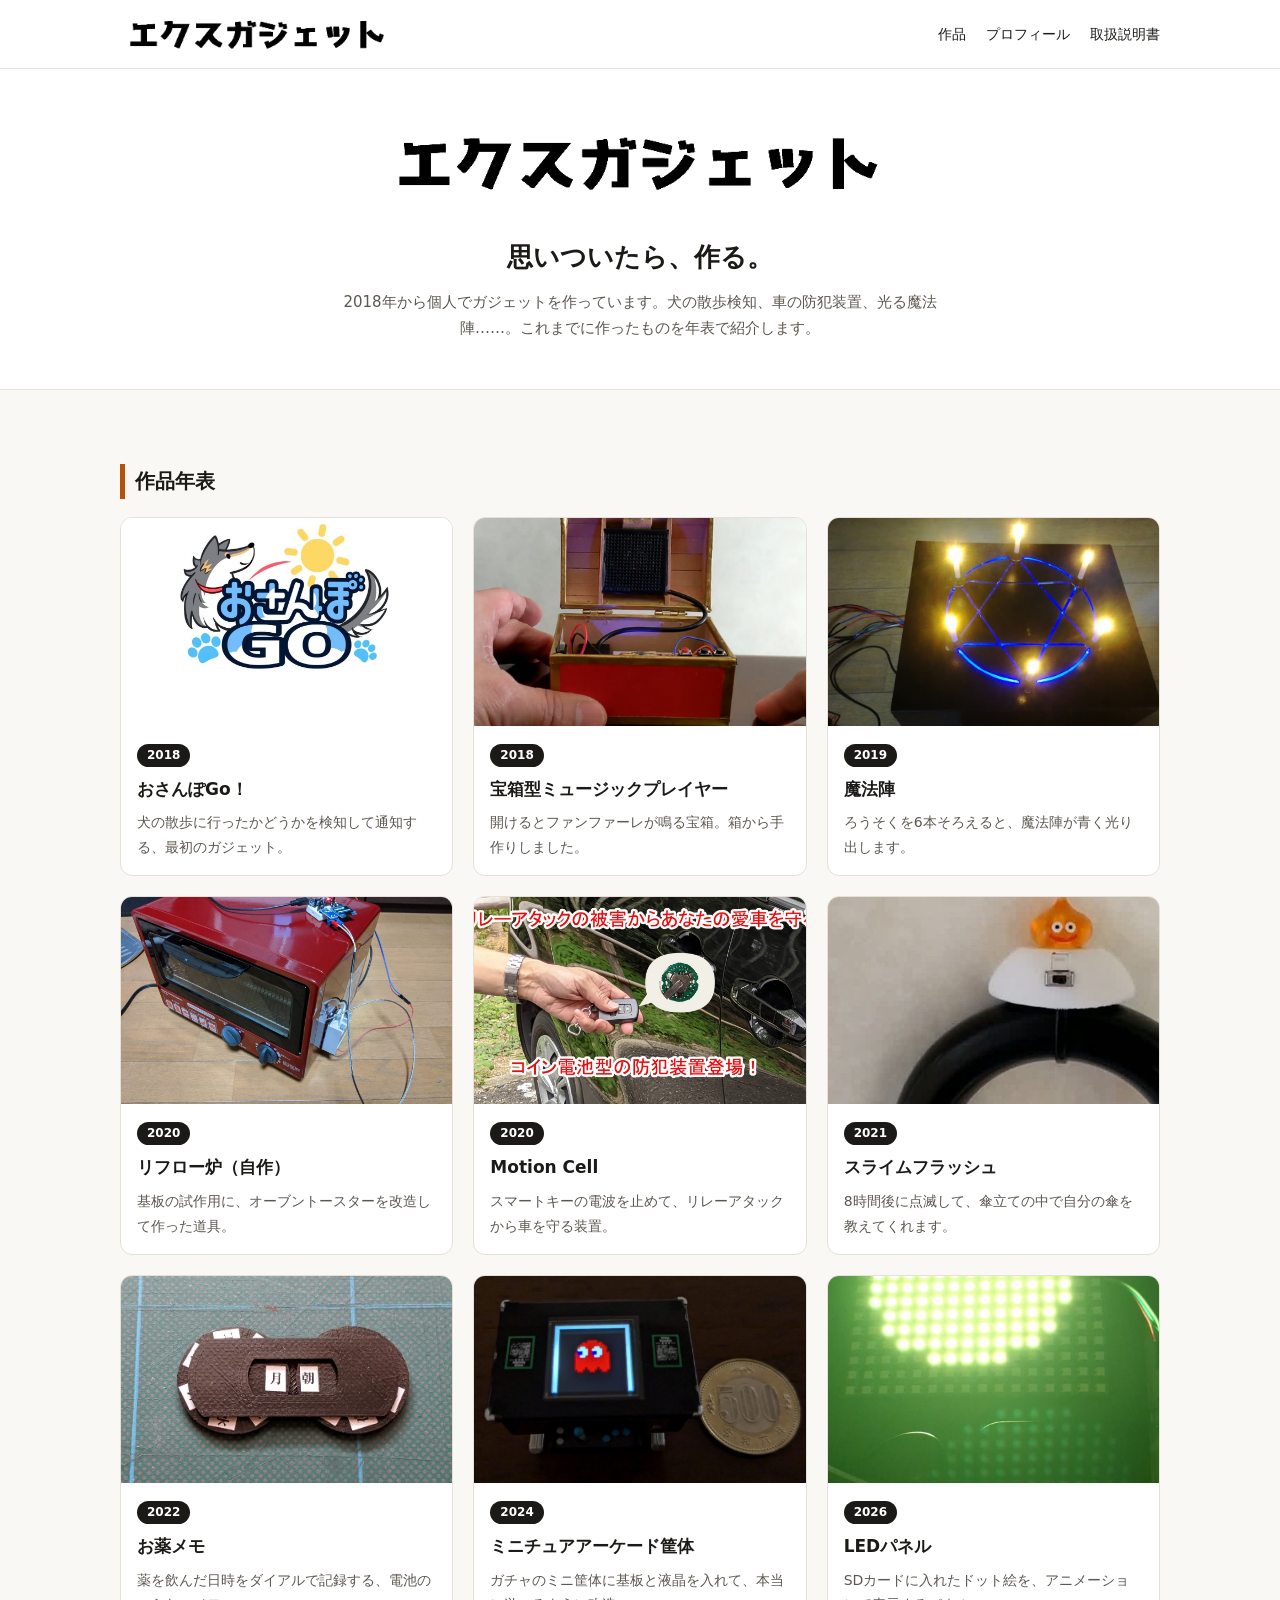
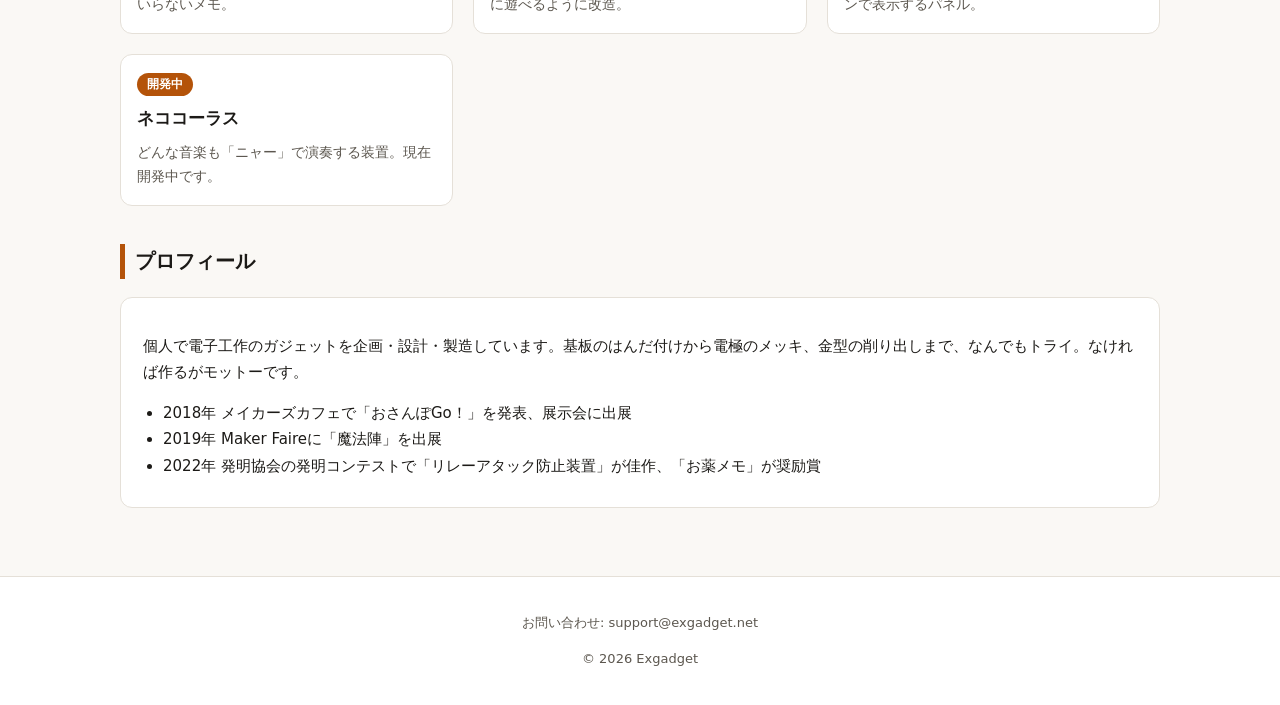
<file: index.html>
<!DOCTYPE html>
<html lang="ja">
<head>
<meta charset="utf-8">
<meta name="viewport" content="width=device-width, initial-scale=1">
<title>エクスガジェット | エクスガジェット</title>
<link rel="stylesheet" href="style.css">
</head>
<body>
<header class="site"><div class="wrap">
<a href="index.html"><img src="assets/img/logo.png" alt="エクスガジェット"></a>
<nav><a href="index.html#works">作品</a><a href="index.html#profile">プロフィール</a><a href="manuals/index.html">取扱説明書</a></nav>
</div></header>

<div class="hero">
<img src="assets/img/logo.png" alt="エクスガジェット">
<p class="tag">思いついたら、作る。</p>
<p class="lead">2018年から個人でガジェットを作っています。犬の散歩検知、車の防犯装置、光る魔法陣……。これまでに作ったものを年表で紹介します。</p>
</div>
<main>
<h2 class="sec" id="works">作品年表</h2>
<div class="grid">
<div class="card">
<a href="works/osanpo-go.html"><img src="assets/img/osanpo-logo.jpg" alt="おさんぽGo！"></a>
<div class="body"><span class="year">2018</span>
<h3><a href="works/osanpo-go.html">おさんぽGo！</a></h3><p>犬の散歩に行ったかどうかを検知して通知する、最初のガジェット。</p></div></div>
<div class="card">
<a href="works/takarabako.html"><img src="assets/img/chest-b.jpg" alt="宝箱型ミュージックプレイヤー"></a>
<div class="body"><span class="year">2018</span>
<h3><a href="works/takarabako.html">宝箱型ミュージックプレイヤー</a></h3><p>開けるとファンファーレが鳴る宝箱。箱から手作りしました。</p></div></div>
<div class="card">
<a href="works/mahojin.html"><img src="assets/img/mahojin-a.jpg" alt="魔法陣"></a>
<div class="body"><span class="year">2019</span>
<h3><a href="works/mahojin.html">魔法陣</a></h3><p>ろうそくを6本そろえると、魔法陣が青く光り出します。</p></div></div>
<div class="card">
<a href="works/reflow.html"><img src="assets/img/reflow-6a.jpg" alt="リフロー炉（自作）"></a>
<div class="body"><span class="year">2020</span>
<h3><a href="works/reflow.html">リフロー炉（自作）</a></h3><p>基板の試作用に、オーブントースターを改造して作った道具。</p></div></div>
<div class="card">
<a href="works/motion-cell.html"><img src="assets/img/MotionCell.jpg" alt="Motion Cell"></a>
<div class="body"><span class="year">2020</span>
<h3><a href="works/motion-cell.html">Motion Cell</a></h3><p>スマートキーの電波を止めて、リレーアタックから車を守る装置。</p></div></div>
<div class="card">
<a href="works/slime-flash.html"><img src="assets/img/slime-card.jpg" alt="スライムフラッシュ"></a>
<div class="body"><span class="year">2021</span>
<h3><a href="works/slime-flash.html">スライムフラッシュ</a></h3><p>8時間後に点滅して、傘立ての中で自分の傘を教えてくれます。</p></div></div>
<div class="card">
<a href="works/okusuri-memo.html"><img src="assets/img/okusuri-2.jpg" alt="お薬メモ"></a>
<div class="body"><span class="year">2022</span>
<h3><a href="works/okusuri-memo.html">お薬メモ</a></h3><p>薬を飲んだ日時をダイアルで記録する、電池のいらないメモ。</p></div></div>
<div class="card">
<a href="works/arcade.html"><img src="assets/img/arcade-build-6.jpg" alt="ミニチュアアーケード筐体"></a>
<div class="body"><span class="year">2024</span>
<h3><a href="works/arcade.html">ミニチュアアーケード筐体</a></h3><p>ガチャのミニ筐体に基板と液晶を入れて、本当に遊べるように改造。</p></div></div>
<div class="card">
<a href="works/led-panel.html"><img src="assets/img/led-a.jpg" alt="LEDパネル"></a>
<div class="body"><span class="year">2026</span>
<h3><a href="works/led-panel.html">LEDパネル</a></h3><p>SDカードに入れたドット絵を、アニメーションで表示するパネル。</p></div></div>
<div class="card"><div class="body"><span class="year dev">開発中</span>
<h3>ネココーラス</h3><p>どんな音楽も「ニャー」で演奏する装置。現在開発中です。</p></div></div>
</div>
<h2 class="sec" id="profile">プロフィール</h2>
<div class="profile">
<p>個人で電子工作のガジェットを企画・設計・製造しています。基板のはんだ付けから電極のメッキ、金型の削り出しまで、なんでもトライ。なければ作るがモットーです。</p>
<ul>
<li>2018年 メイカーズカフェで「おさんぽGo！」を発表、展示会に出展</li>
<li>2019年 Maker Faireに「魔法陣」を出展</li>
<li>2022年 発明協会の発明コンテストで「リレーアタック防止装置」が佳作、「お薬メモ」が奨励賞</li>
</ul>
</div>
</main>

<footer class="site">
<p>お問い合わせ: support@exgadget.net</p>
<p>© 2026 Exgadget</p>
</footer>
</body>
</html>
</file>
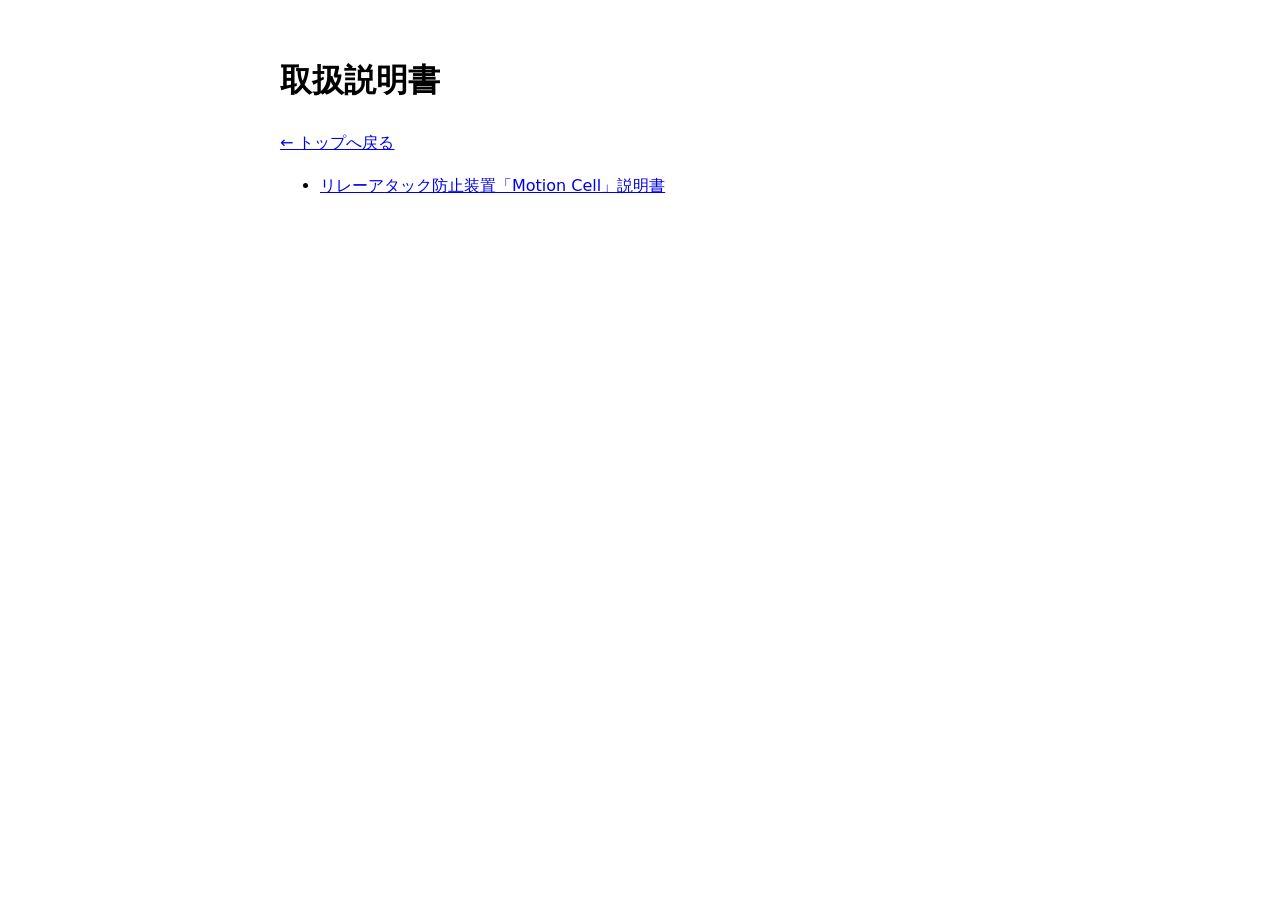
<file: manuals/index.html>
<!doctype html>
<html lang="ja">
<head>
<meta charset="utf-8">
<meta name="viewport" content="width=device-width, initial-scale=1">
<title>取扱説明書 | エクスガジェット</title>
<style>body{font-family:system-ui,sans-serif;max-width:720px;margin:0 auto;padding:2rem 1rem;line-height:1.7}</style>
</head>
<body>
<h1>取扱説明書</h1>
<p><a href="../">← トップへ戻る</a></p>
<ul>
<li><a href="motion-cell.html">リレーアタック防止装置「Motion Cell」説明書</a></li>
</ul>
</body>
</html>
</file>
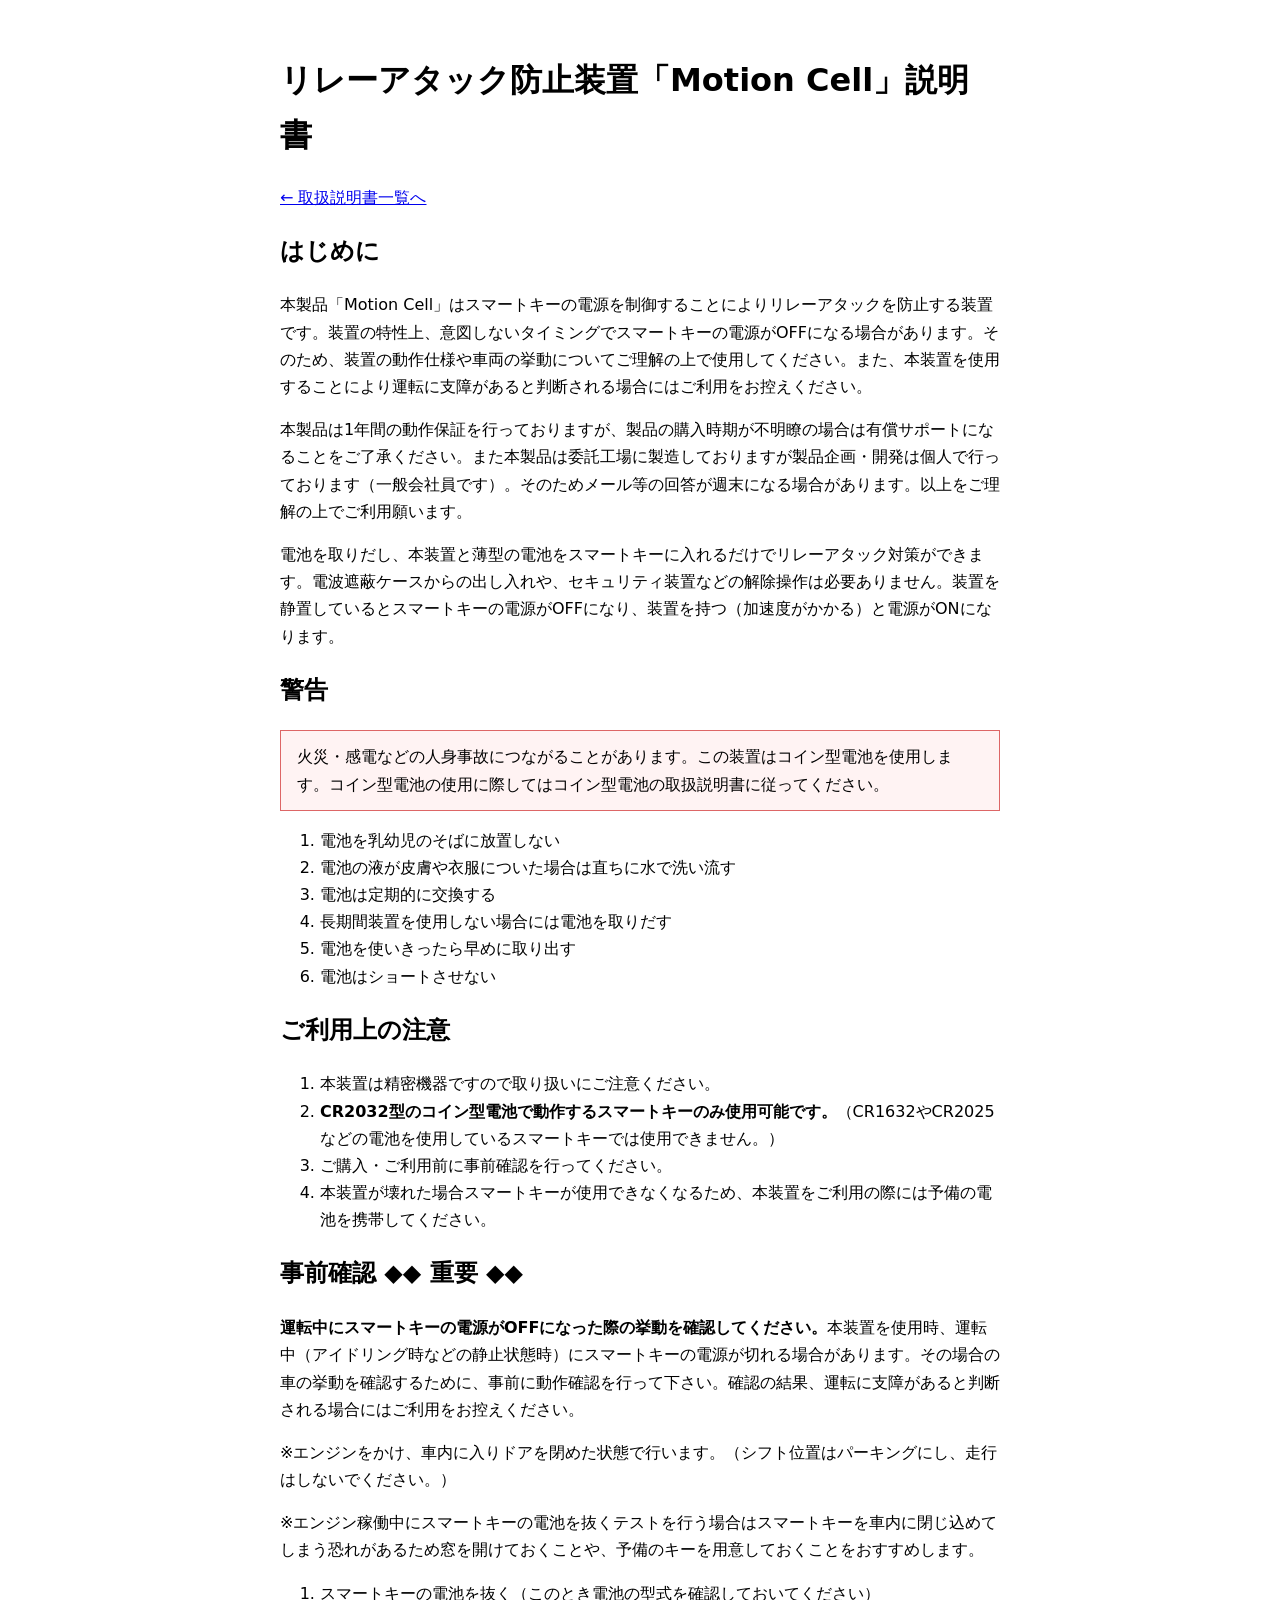
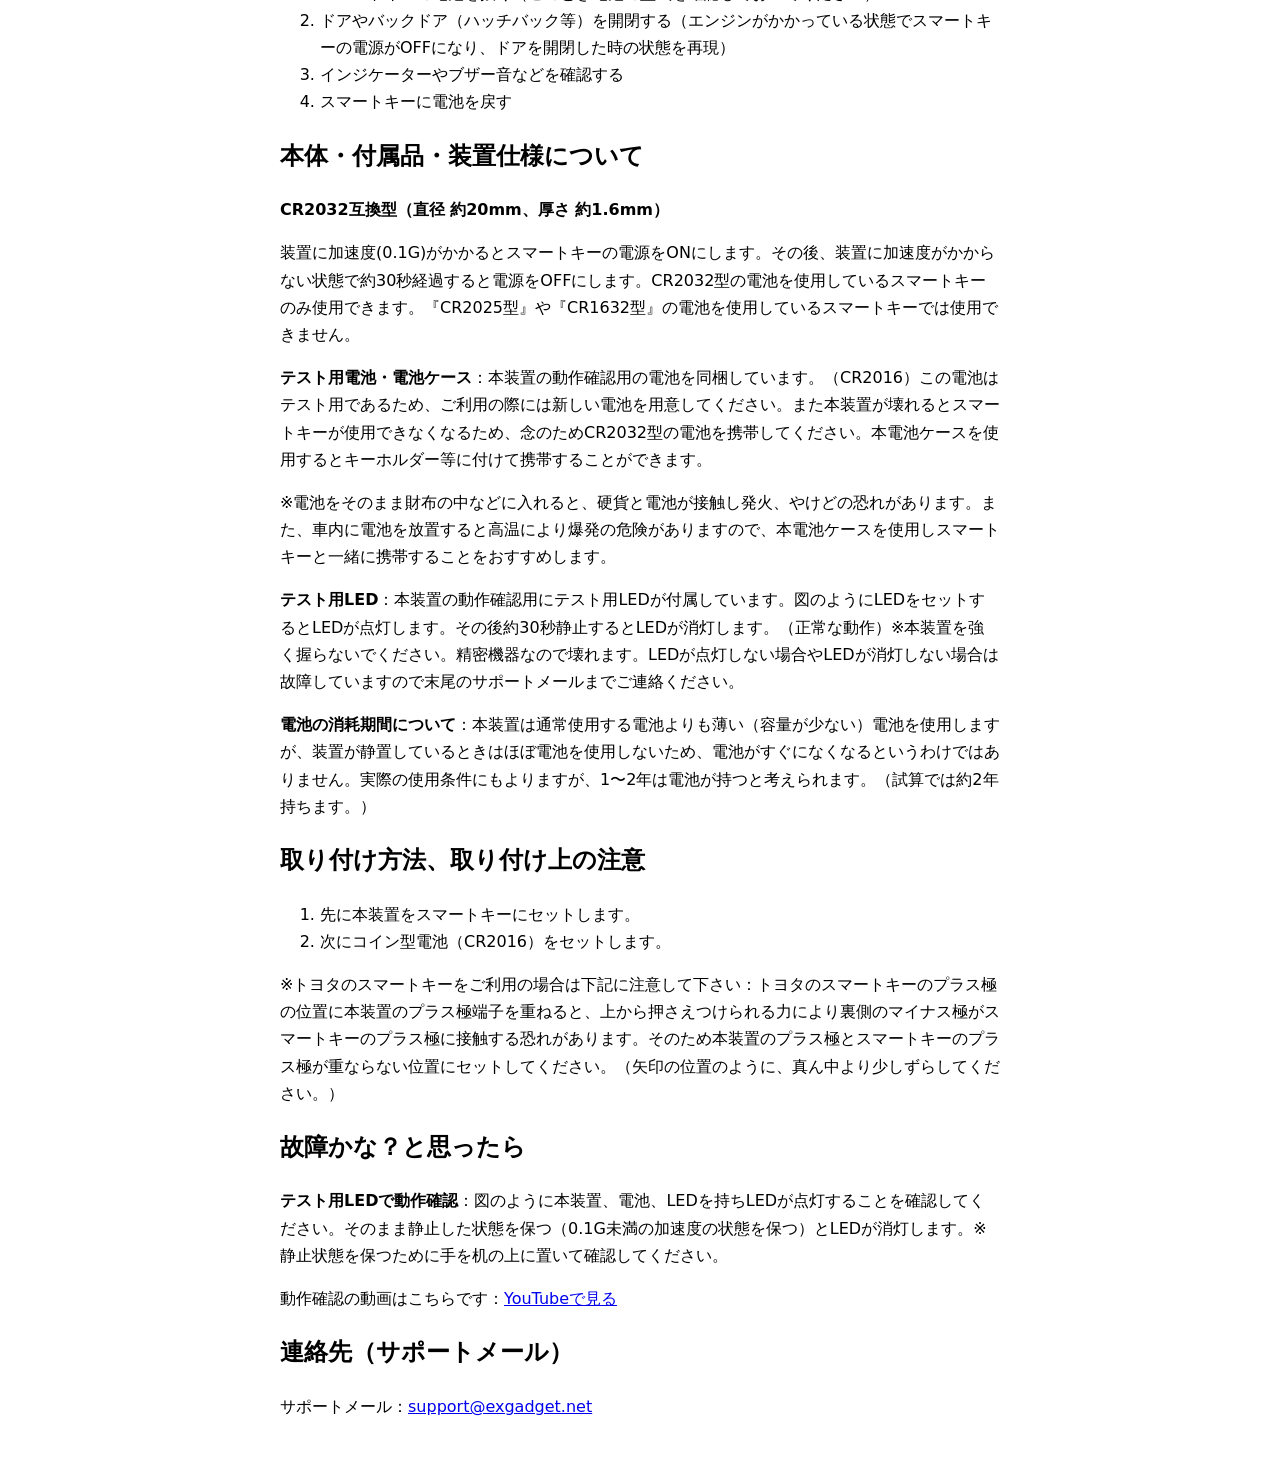
<file: manuals/motion-cell.html>
<!doctype html>
<html lang="ja">
<head>
<meta charset="utf-8">
<meta name="viewport" content="width=device-width, initial-scale=1">
<title>Motion Cell 説明書 | エクスガジェット</title>
<style>body{font-family:system-ui,sans-serif;max-width:720px;margin:0 auto;padding:2rem 1rem;line-height:1.7}.warn{background:#fff3f3;border:1px solid #d66;padding:.75rem 1rem}.note{background:#fff8e1;border:1px dashed #d9a400;padding:.75rem 1rem}</style>
</head>
<body>
<h1>リレーアタック防止装置「Motion Cell」説明書</h1>
<p><a href="./">← 取扱説明書一覧へ</a></p>

<h2>はじめに</h2>
<p>本製品「Motion Cell」はスマートキーの電源を制御することによりリレーアタックを防止する装置です。装置の特性上、意図しないタイミングでスマートキーの電源がOFFになる場合があります。そのため、装置の動作仕様や車両の挙動についてご理解の上で使用してください。また、本装置を使用することにより運転に支障があると判断される場合にはご利用をお控えください。</p>
<p>本製品は1年間の動作保証を行っておりますが、製品の購入時期が不明瞭の場合は有償サポートになることをご了承ください。また本製品は委託工場に製造しておりますが製品企画・開発は個人で行っております（一般会社員です）。そのためメール等の回答が週末になる場合があります。以上をご理解の上でご利用願います。</p>
<p>電池を取りだし、本装置と薄型の電池をスマートキーに入れるだけでリレーアタック対策ができます。電波遮蔽ケースからの出し入れや、セキュリティ装置などの解除操作は必要ありません。装置を静置しているとスマートキーの電源がOFFになり、装置を持つ（加速度がかかる）と電源がONになります。</p>

<h2>警告</h2>
<p class="warn">火災・感電などの人身事故につながることがあります。この装置はコイン型電池を使用します。コイン型電池の使用に際してはコイン型電池の取扱説明書に従ってください。</p>
<ol>
<li>電池を乳幼児のそばに放置しない</li>
<li>電池の液が皮膚や衣服についた場合は直ちに水で洗い流す</li>
<li>電池は定期的に交換する</li>
<li>長期間装置を使用しない場合には電池を取りだす</li>
<li>電池を使いきったら早めに取り出す</li>
<li>電池はショートさせない</li>
</ol>

<h2>ご利用上の注意</h2>
<ol>
<li>本装置は精密機器ですので取り扱いにご注意ください。</li>
<li><strong>CR2032型のコイン型電池で動作するスマートキーのみ使用可能です。</strong>（CR1632やCR2025などの電池を使用しているスマートキーでは使用できません。）</li>
<li>ご購入・ご利用前に事前確認を行ってください。</li>
<li>本装置が壊れた場合スマートキーが使用できなくなるため、本装置をご利用の際には予備の電池を携帯してください。</li>
</ol>

<h2>事前確認 ◆◆ 重要 ◆◆</h2>
<p><strong>運転中にスマートキーの電源がOFFになった際の挙動を確認してください。</strong>本装置を使用時、運転中（アイドリング時などの静止状態時）にスマートキーの電源が切れる場合があります。その場合の車の挙動を確認するために、事前に動作確認を行って下さい。確認の結果、運転に支障があると判断される場合にはご利用をお控えください。</p>
<p>※エンジンをかけ、車内に入りドアを閉めた状態で行います。（シフト位置はパーキングにし、走行はしないでください。）</p>
<p>※エンジン稼働中にスマートキーの電池を抜くテストを行う場合はスマートキーを車内に閉じ込めてしまう恐れがあるため窓を開けておくことや、予備のキーを用意しておくことをおすすめします。</p>
<ol>
<li>スマートキーの電池を抜く（このとき電池の型式を確認しておいてください）</li>
<li>ドアやバックドア（ハッチバック等）を開閉する（エンジンがかかっている状態でスマートキーの電源がOFFになり、ドアを開閉した時の状態を再現）</li>
<li>インジケーターやブザー音などを確認する</li>
<li>スマートキーに電池を戻す</li>
</ol>

<h2>本体・付属品・装置仕様について</h2>
<p><strong>CR2032互換型（直径 約20mm、厚さ 約1.6mm）</strong></p>
<p>装置に加速度(0.1G)がかかるとスマートキーの電源をONにします。その後、装置に加速度がかからない状態で約30秒経過すると電源をOFFにします。CR2032型の電池を使用しているスマートキーのみ使用できます。『CR2025型』や『CR1632型』の電池を使用しているスマートキーでは使用できません。</p>
<p><strong>テスト用電池・電池ケース</strong>：本装置の動作確認用の電池を同梱しています。（CR2016）この電池はテスト用であるため、ご利用の際には新しい電池を用意してください。また本装置が壊れるとスマートキーが使用できなくなるため、念のためCR2032型の電池を携帯してください。本電池ケースを使用するとキーホルダー等に付けて携帯することができます。</p>
<p>※電池をそのまま財布の中などに入れると、硬貨と電池が接触し発火、やけどの恐れがあります。また、車内に電池を放置すると高温により爆発の危険がありますので、本電池ケースを使用しスマートキーと一緒に携帯することをおすすめします。</p>
<p><strong>テスト用LED</strong>：本装置の動作確認用にテスト用LEDが付属しています。図のようにLEDをセットするとLEDが点灯します。その後約30秒静止するとLEDが消灯します。（正常な動作）※本装置を強く握らないでください。精密機器なので壊れます。LEDが点灯しない場合やLEDが消灯しない場合は故障していますので末尾のサポートメールまでご連絡ください。</p>
<p><strong>電池の消耗期間について</strong>：本装置は通常使用する電池よりも薄い（容量が少ない）電池を使用しますが、装置が静置しているときはほぼ電池を使用しないため、電池がすぐになくなるというわけではありません。実際の使用条件にもよりますが、1〜2年は電池が持つと考えられます。（試算では約2年持ちます。）</p>

<h2>取り付け方法、取り付け上の注意</h2>
<ol>
<li>先に本装置をスマートキーにセットします。</li>
<li>次にコイン型電池（CR2016）をセットします。</li>
</ol>
<p>※トヨタのスマートキーをご利用の場合は下記に注意して下さい：トヨタのスマートキーのプラス極の位置に本装置のプラス極端子を重ねると、上から押さえつけられる力により裏側のマイナス極がスマートキーのプラス極に接触する恐れがあります。そのため本装置のプラス極とスマートキーのプラス極が重ならない位置にセットしてください。（矢印の位置のように、真ん中より少しずらしてください。）</p>

<h2>故障かな？と思ったら</h2>
<p><strong>テスト用LEDで動作確認</strong>：図のように本装置、電池、LEDを持ちLEDが点灯することを確認してください。そのまま静止した状態を保つ（0.1G未満の加速度の状態を保つ）とLEDが消灯します。※静止状態を保つために手を机の上に置いて確認してください。</p>
<p>動作確認の動画はこちらです：<a href="https://www.youtube.com/watch?v=gKiaErJZdOQ">YouTubeで見る</a></p>

<h2>連絡先（サポートメール）</h2>
<p>サポートメール：<a href="mailto:support@exgadget.net">support@exgadget.net</a></p>
</body>
</html>
</file>
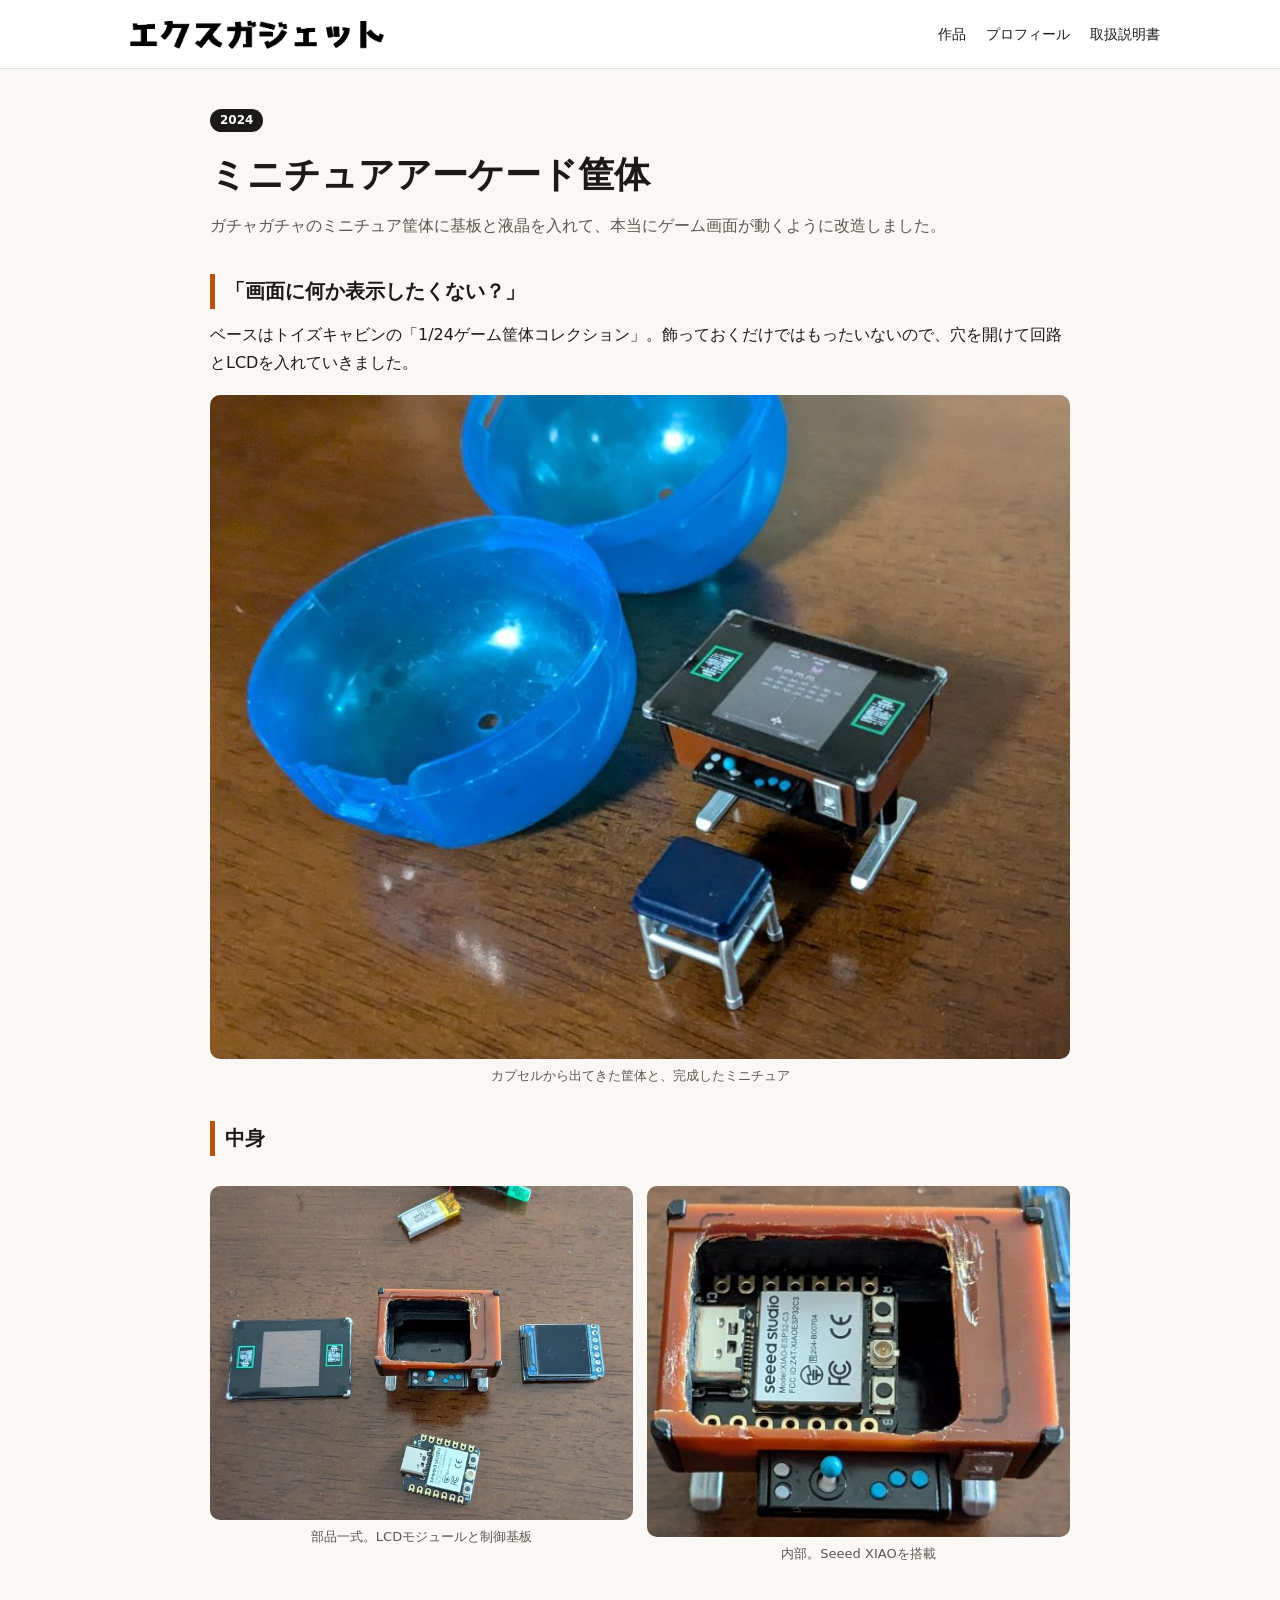
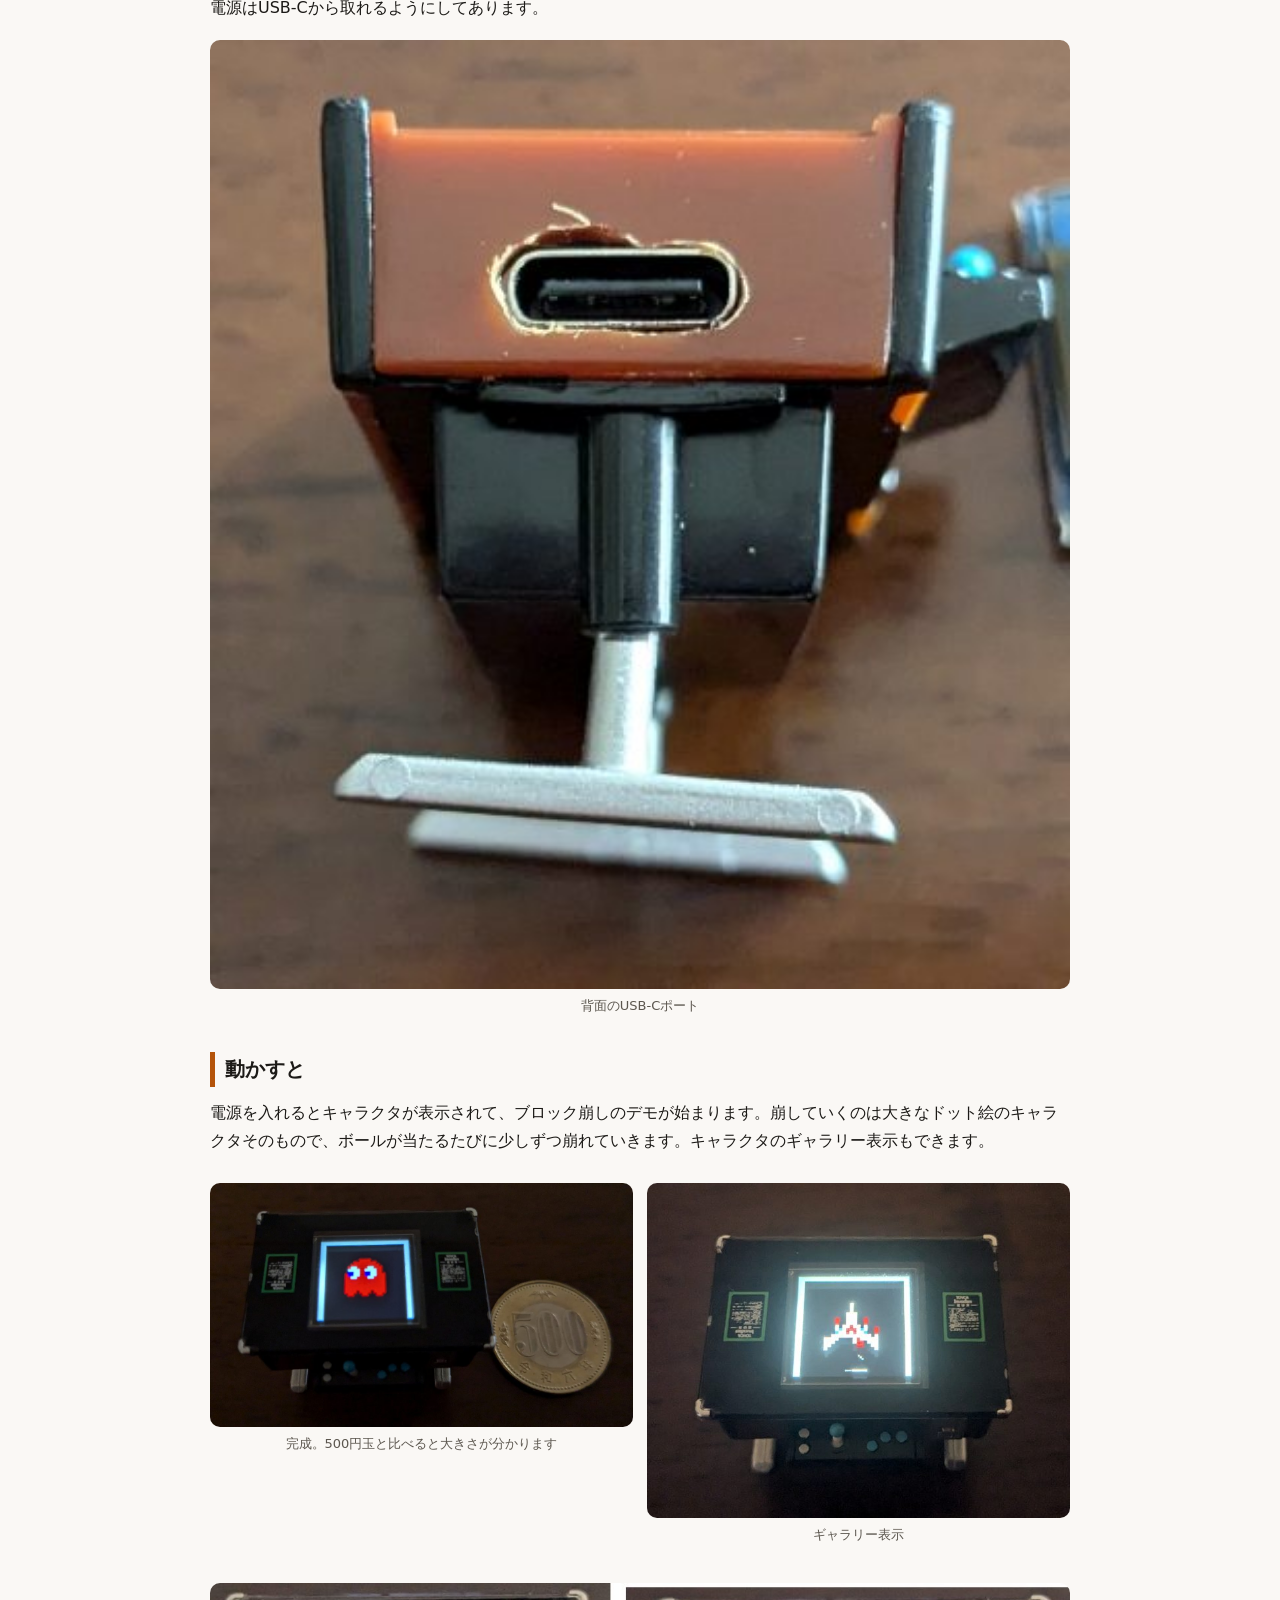
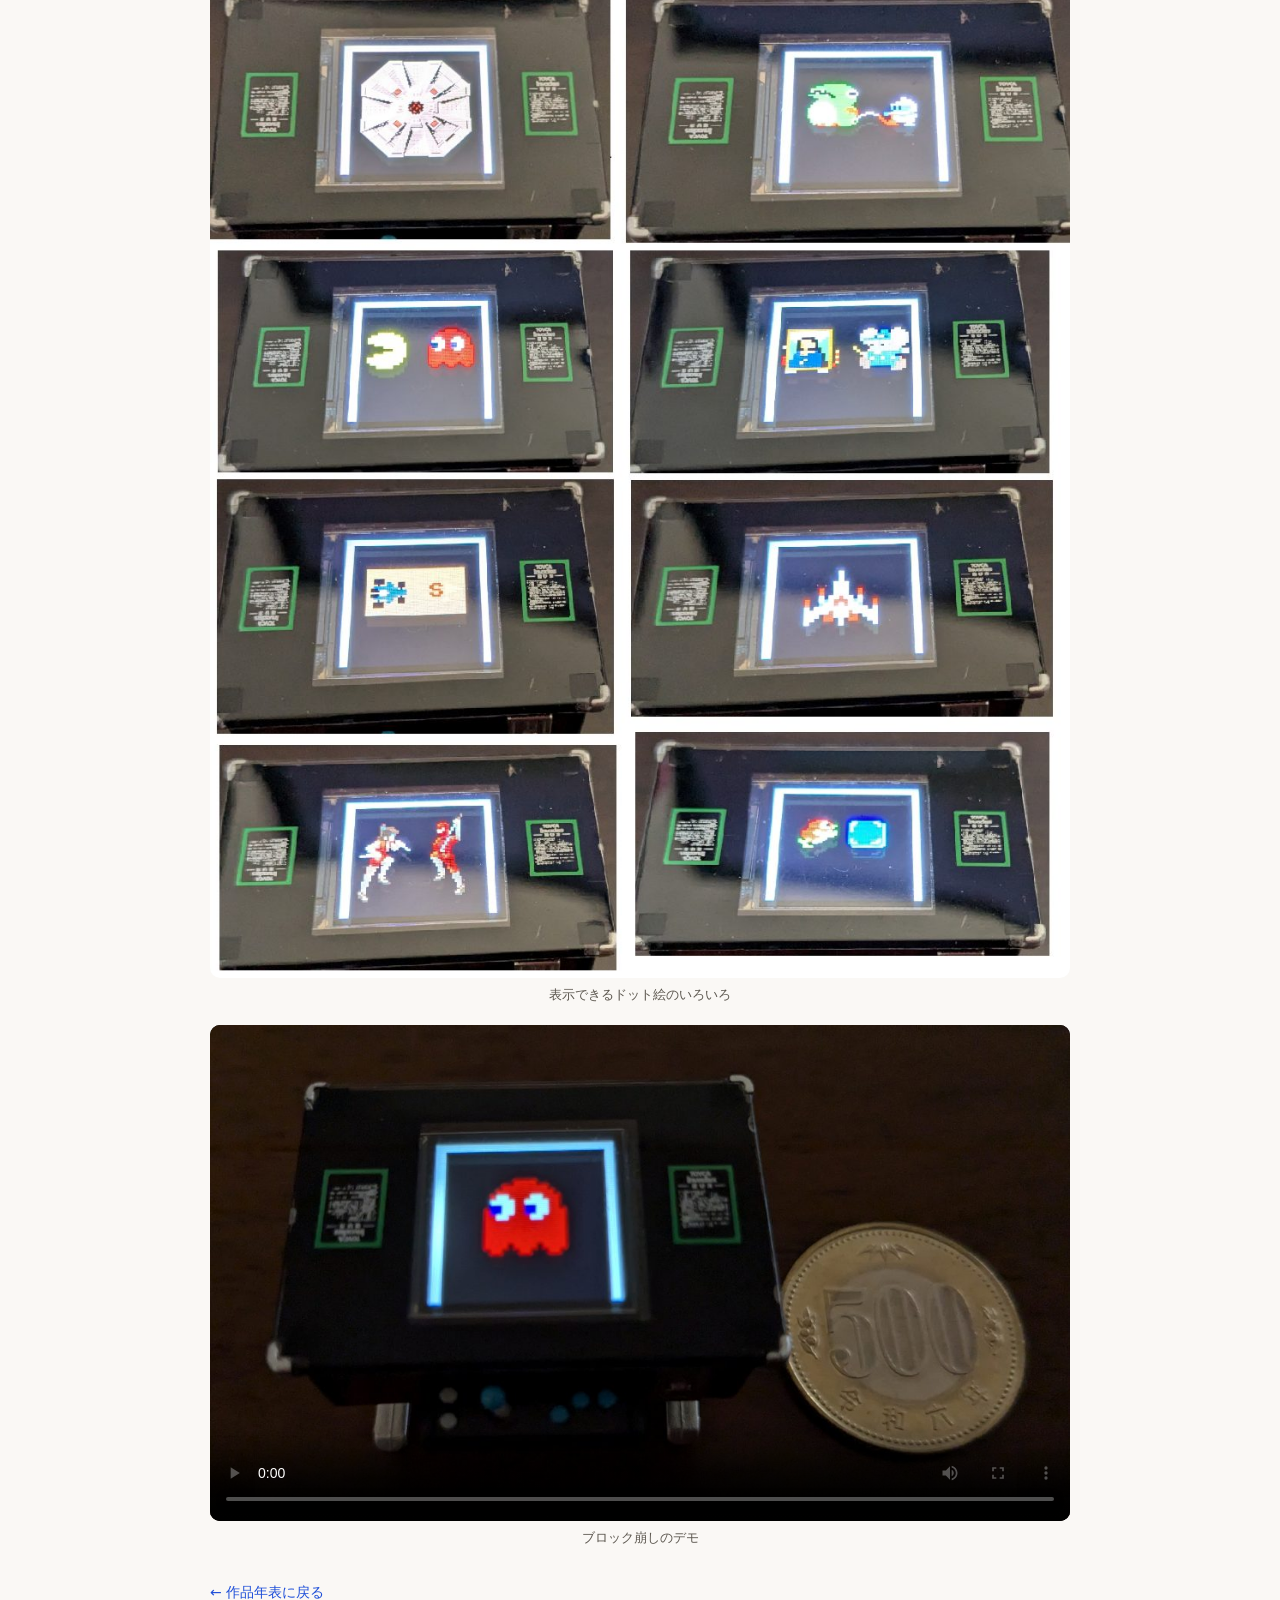
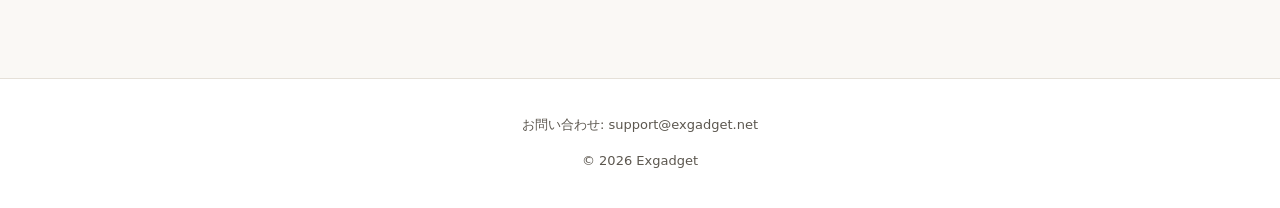
<file: works/arcade.html>
<!DOCTYPE html>
<html lang="ja">
<head>
<meta charset="utf-8">
<meta name="viewport" content="width=device-width, initial-scale=1">
<title>ミニチュアアーケード筐体 | エクスガジェット</title>
<link rel="stylesheet" href="../style.css">
</head>
<body>
<header class="site"><div class="wrap">
<a href="../index.html"><img src="../assets/img/logo.png" alt="エクスガジェット"></a>
<nav><a href="../index.html#works">作品</a><a href="../index.html#profile">プロフィール</a><a href="../manuals/index.html">取扱説明書</a></nav>
</div></header>

<main><article>
<span class="year">2024</span>
<h1>ミニチュアアーケード筐体</h1>
<p class="lead">ガチャガチャのミニチュア筐体に基板と液晶を入れて、本当にゲーム画面が動くように改造しました。</p>

<h2>「画面に何か表示したくない？」</h2>
<p>ベースはトイズキャビンの「1/24ゲーム筐体コレクション」。飾っておくだけではもったいないので、穴を開けて回路とLCDを入れていきました。</p>
<figure><img src="../assets/img/arcade-build-1.jpg" alt="カプセルから出てきた筐体と、完成したミニチュア"><figcaption>カプセルから出てきた筐体と、完成したミニチュア</figcaption></figure>
<h2>中身</h2>
<div class="figrow">
<figure><img src="../assets/img/arcade-build-2.jpg" alt="部品一式。LCDモジュールと制御基板"><figcaption>部品一式。LCDモジュールと制御基板</figcaption></figure>
<figure><img src="../assets/img/arcade-build-3.jpg" alt="内部。Seeed XIAOを搭載"><figcaption>内部。Seeed XIAOを搭載</figcaption></figure>
</div>
<p>電源はUSB-Cから取れるようにしてあります。</p>
<figure><img src="../assets/img/arcade-build-4.jpg" alt="背面のUSB-Cポート"><figcaption>背面のUSB-Cポート</figcaption></figure>
<h2>動かすと</h2>
<p>電源を入れるとキャラクタが表示されて、ブロック崩しのデモが始まります。崩していくのは大きなドット絵のキャラクタそのもので、ボールが当たるたびに少しずつ崩れていきます。キャラクタのギャラリー表示もできます。</p>
<div class="figrow">
<figure><img src="../assets/img/arcade-build-6.jpg" alt="完成。500円玉と比べると大きさが分かります"><figcaption>完成。500円玉と比べると大きさが分かります</figcaption></figure>
<figure><img src="../assets/img/arcade-build-7.jpg" alt="ギャラリー表示"><figcaption>ギャラリー表示</figcaption></figure>
</div>
<figure><img src="../assets/img/arcade-gallery.jpg" alt="表示できるドット絵のいろいろ"><figcaption>表示できるドット絵のいろいろ</figcaption></figure>
<figure><video controls preload="metadata" playsinline poster="../assets/img/arcade-build-6.jpg" src="../assets/video/arcade.mp4"></video><figcaption>ブロック崩しのデモ</figcaption></figure>

<p class="back"><a href="../index.html#works">← 作品年表に戻る</a></p>
</article></main>

<footer class="site">
<p>お問い合わせ: support@exgadget.net</p>
<p>© 2026 Exgadget</p>
</footer>
</body>
</html>
</file>
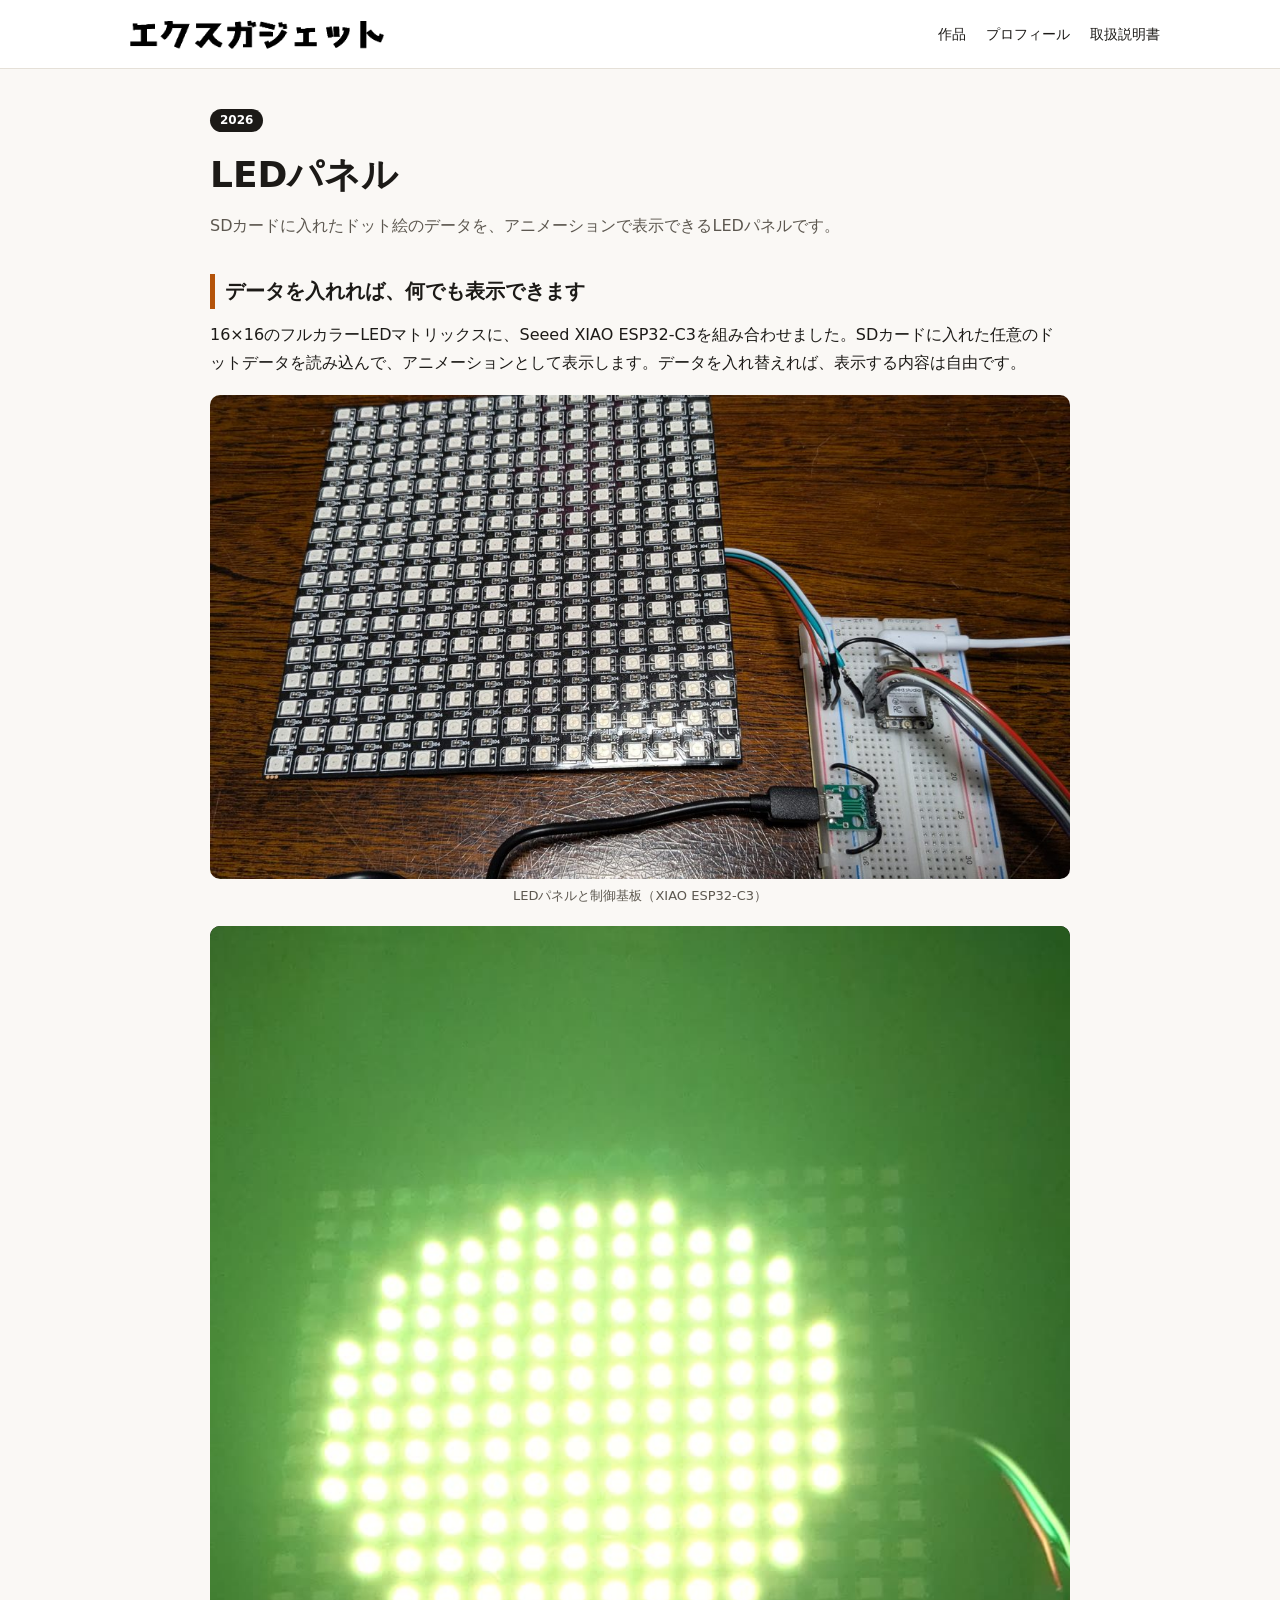
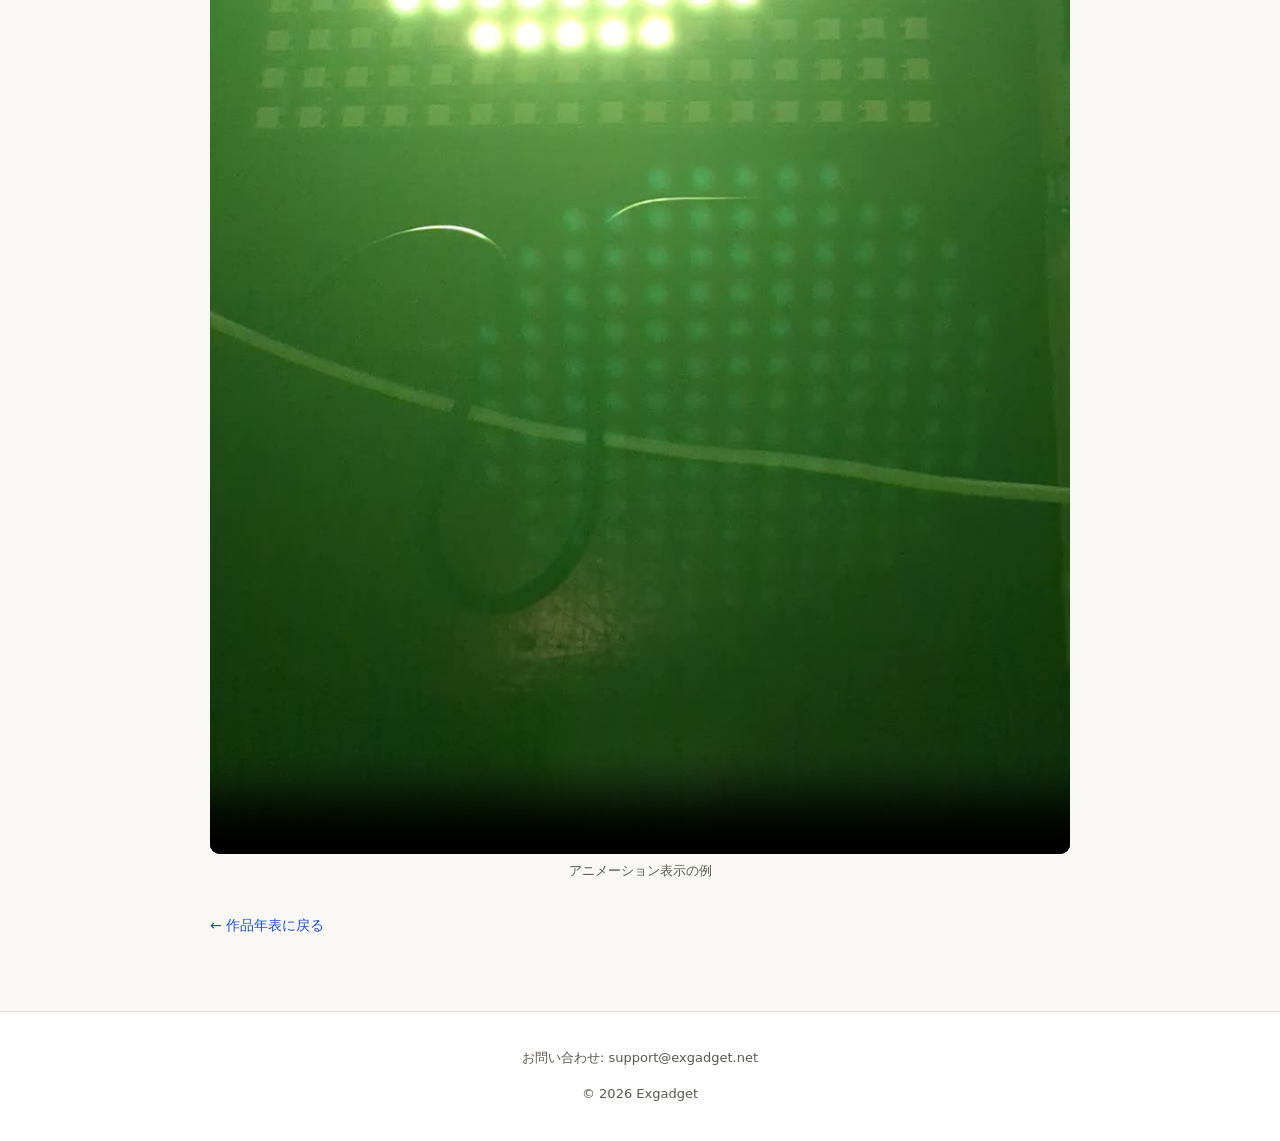
<file: works/led-panel.html>
<!DOCTYPE html>
<html lang="ja">
<head>
<meta charset="utf-8">
<meta name="viewport" content="width=device-width, initial-scale=1">
<title>LEDパネル | エクスガジェット</title>
<link rel="stylesheet" href="../style.css">
</head>
<body>
<header class="site"><div class="wrap">
<a href="../index.html"><img src="../assets/img/logo.png" alt="エクスガジェット"></a>
<nav><a href="../index.html#works">作品</a><a href="../index.html#profile">プロフィール</a><a href="../manuals/index.html">取扱説明書</a></nav>
</div></header>

<main><article>
<span class="year">2026</span>
<h1>LEDパネル</h1>
<p class="lead">SDカードに入れたドット絵のデータを、アニメーションで表示できるLEDパネルです。</p>

<h2>データを入れれば、何でも表示できます</h2>
<p>16×16のフルカラーLEDマトリックスに、Seeed XIAO ESP32-C3を組み合わせました。SDカードに入れた任意のドットデータを読み込んで、アニメーションとして表示します。データを入れ替えれば、表示する内容は自由です。</p>
<figure><img src="../assets/img/led-panel-hw.jpg" alt="LEDパネルと制御基板（XIAO ESP32-C3）"><figcaption>LEDパネルと制御基板（XIAO ESP32-C3）</figcaption></figure>
<figure><video controls preload="metadata" playsinline poster="../assets/img/led-a.jpg" src="../assets/video/led-panel.mp4"></video><figcaption>アニメーション表示の例</figcaption></figure>

<p class="back"><a href="../index.html#works">← 作品年表に戻る</a></p>
</article></main>

<footer class="site">
<p>お問い合わせ: support@exgadget.net</p>
<p>© 2026 Exgadget</p>
</footer>
</body>
</html>
</file>
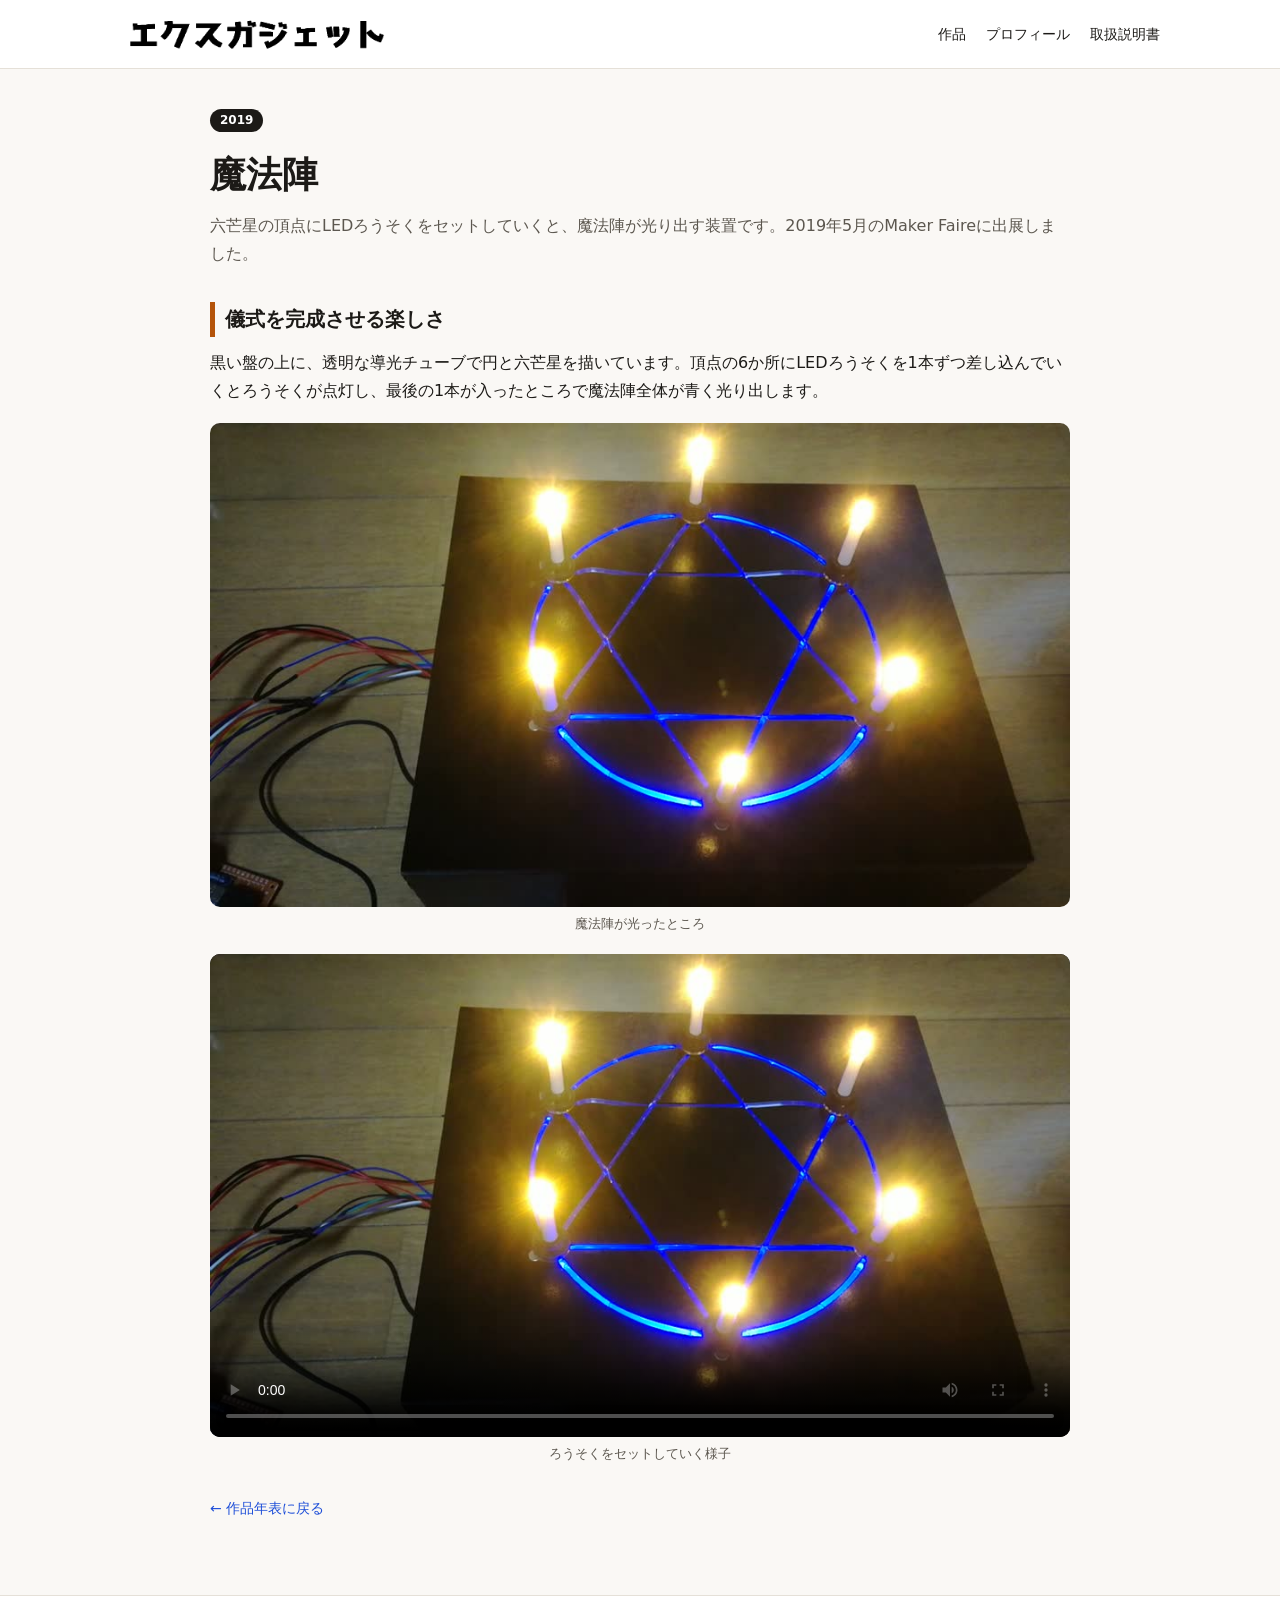
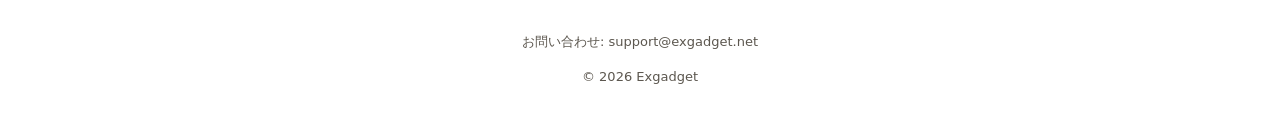
<file: works/mahojin.html>
<!DOCTYPE html>
<html lang="ja">
<head>
<meta charset="utf-8">
<meta name="viewport" content="width=device-width, initial-scale=1">
<title>魔法陣 | エクスガジェット</title>
<link rel="stylesheet" href="../style.css">
</head>
<body>
<header class="site"><div class="wrap">
<a href="../index.html"><img src="../assets/img/logo.png" alt="エクスガジェット"></a>
<nav><a href="../index.html#works">作品</a><a href="../index.html#profile">プロフィール</a><a href="../manuals/index.html">取扱説明書</a></nav>
</div></header>

<main><article>
<span class="year">2019</span>
<h1>魔法陣</h1>
<p class="lead">六芒星の頂点にLEDろうそくをセットしていくと、魔法陣が光り出す装置です。2019年5月のMaker Faireに出展しました。</p>

<h2>儀式を完成させる楽しさ</h2>
<p>黒い盤の上に、透明な導光チューブで円と六芒星を描いています。頂点の6か所にLEDろうそくを1本ずつ差し込んでいくとろうそくが点灯し、最後の1本が入ったところで魔法陣全体が青く光り出します。</p>
<figure><img src="../assets/img/mahojin-a.jpg" alt="魔法陣が光ったところ"><figcaption>魔法陣が光ったところ</figcaption></figure>
<figure><video controls preload="metadata" playsinline poster="../assets/img/mahojin-a.jpg" src="../assets/video/mahojin.mp4"></video><figcaption>ろうそくをセットしていく様子</figcaption></figure>

<p class="back"><a href="../index.html#works">← 作品年表に戻る</a></p>
</article></main>

<footer class="site">
<p>お問い合わせ: support@exgadget.net</p>
<p>© 2026 Exgadget</p>
</footer>
</body>
</html>
</file>
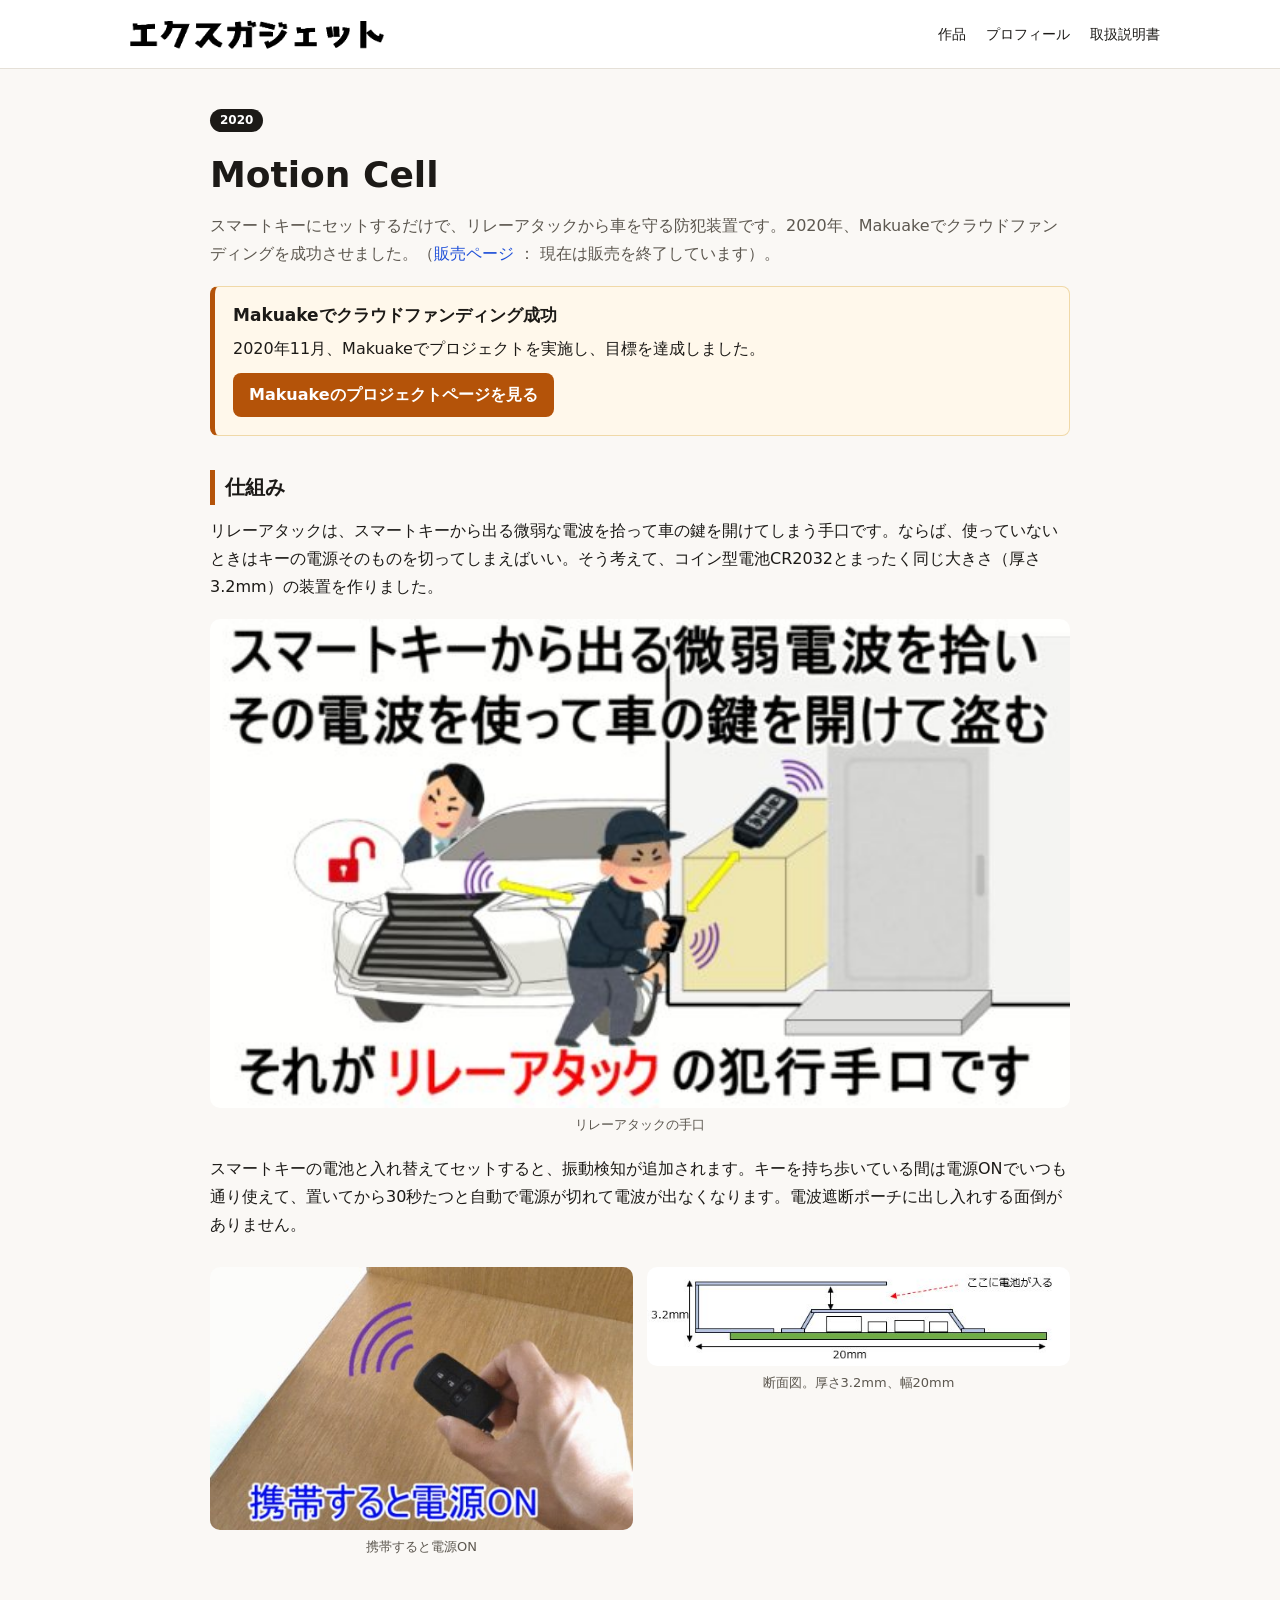
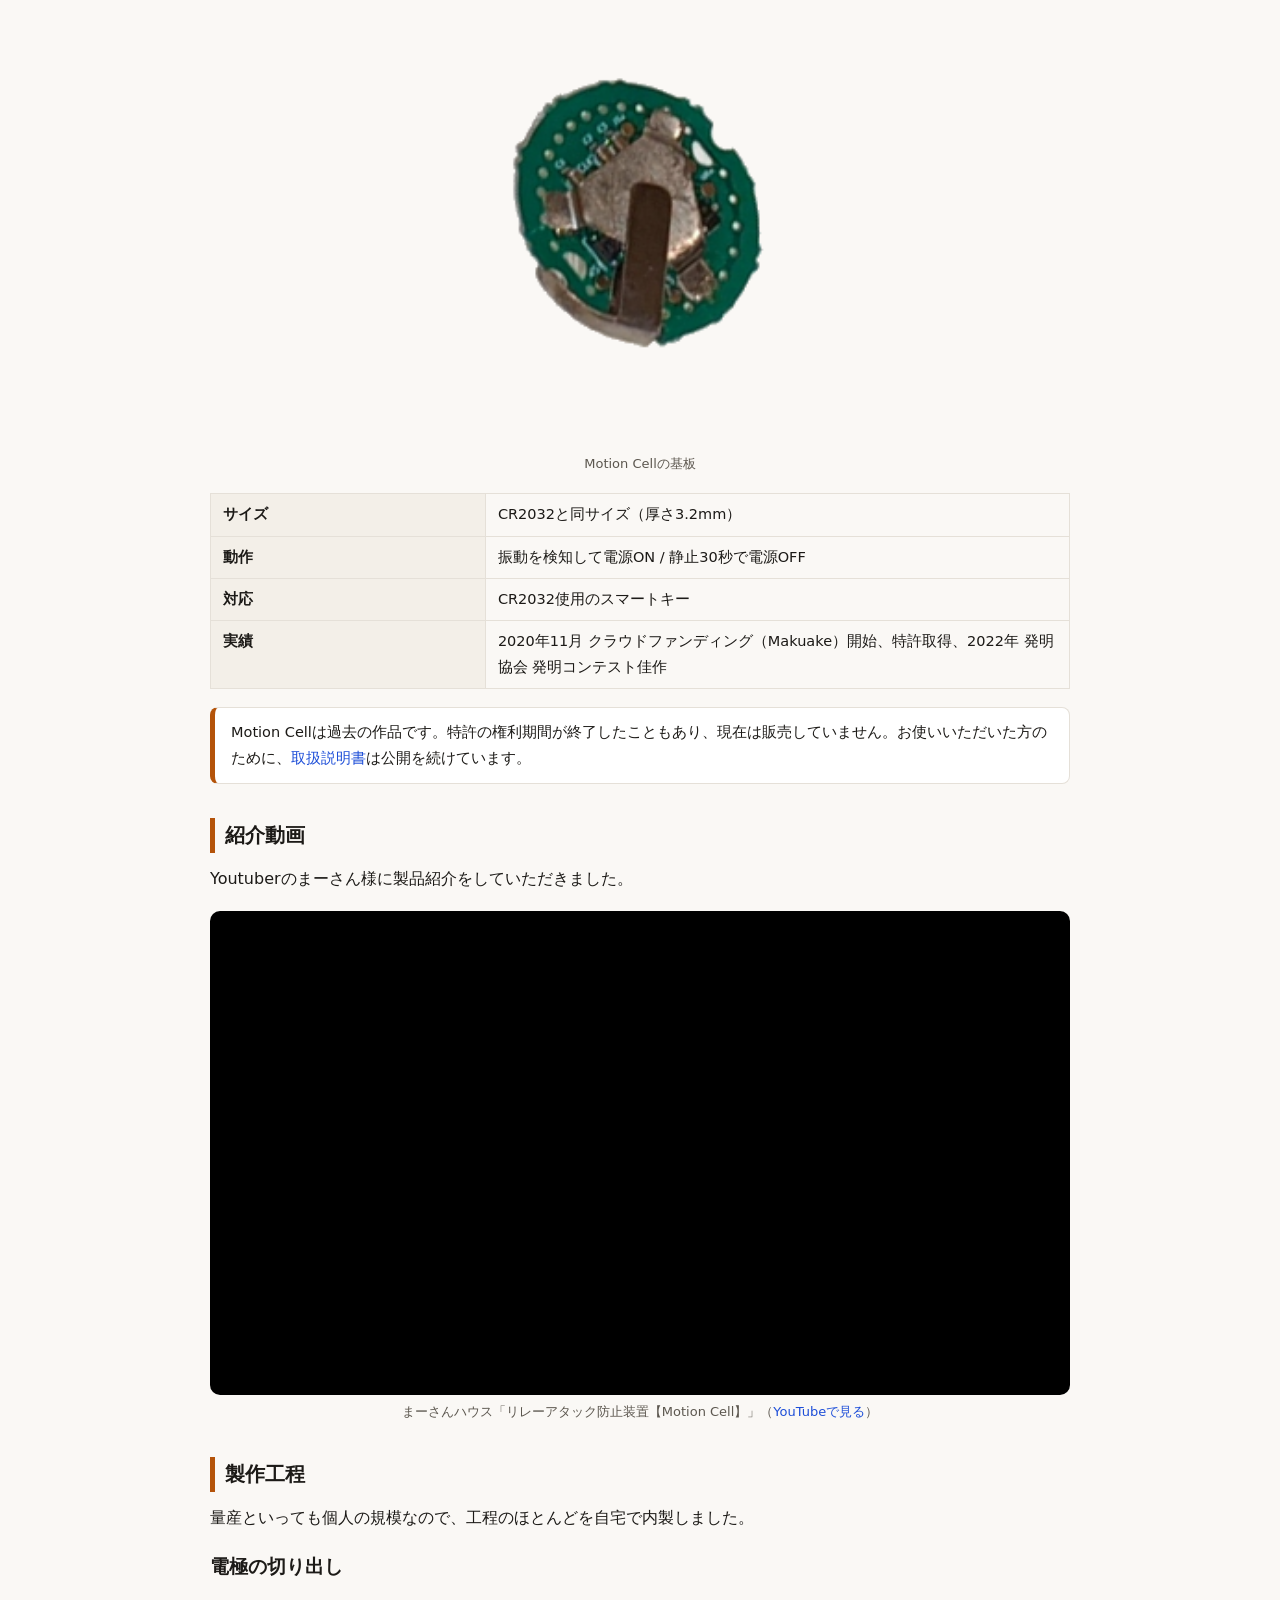
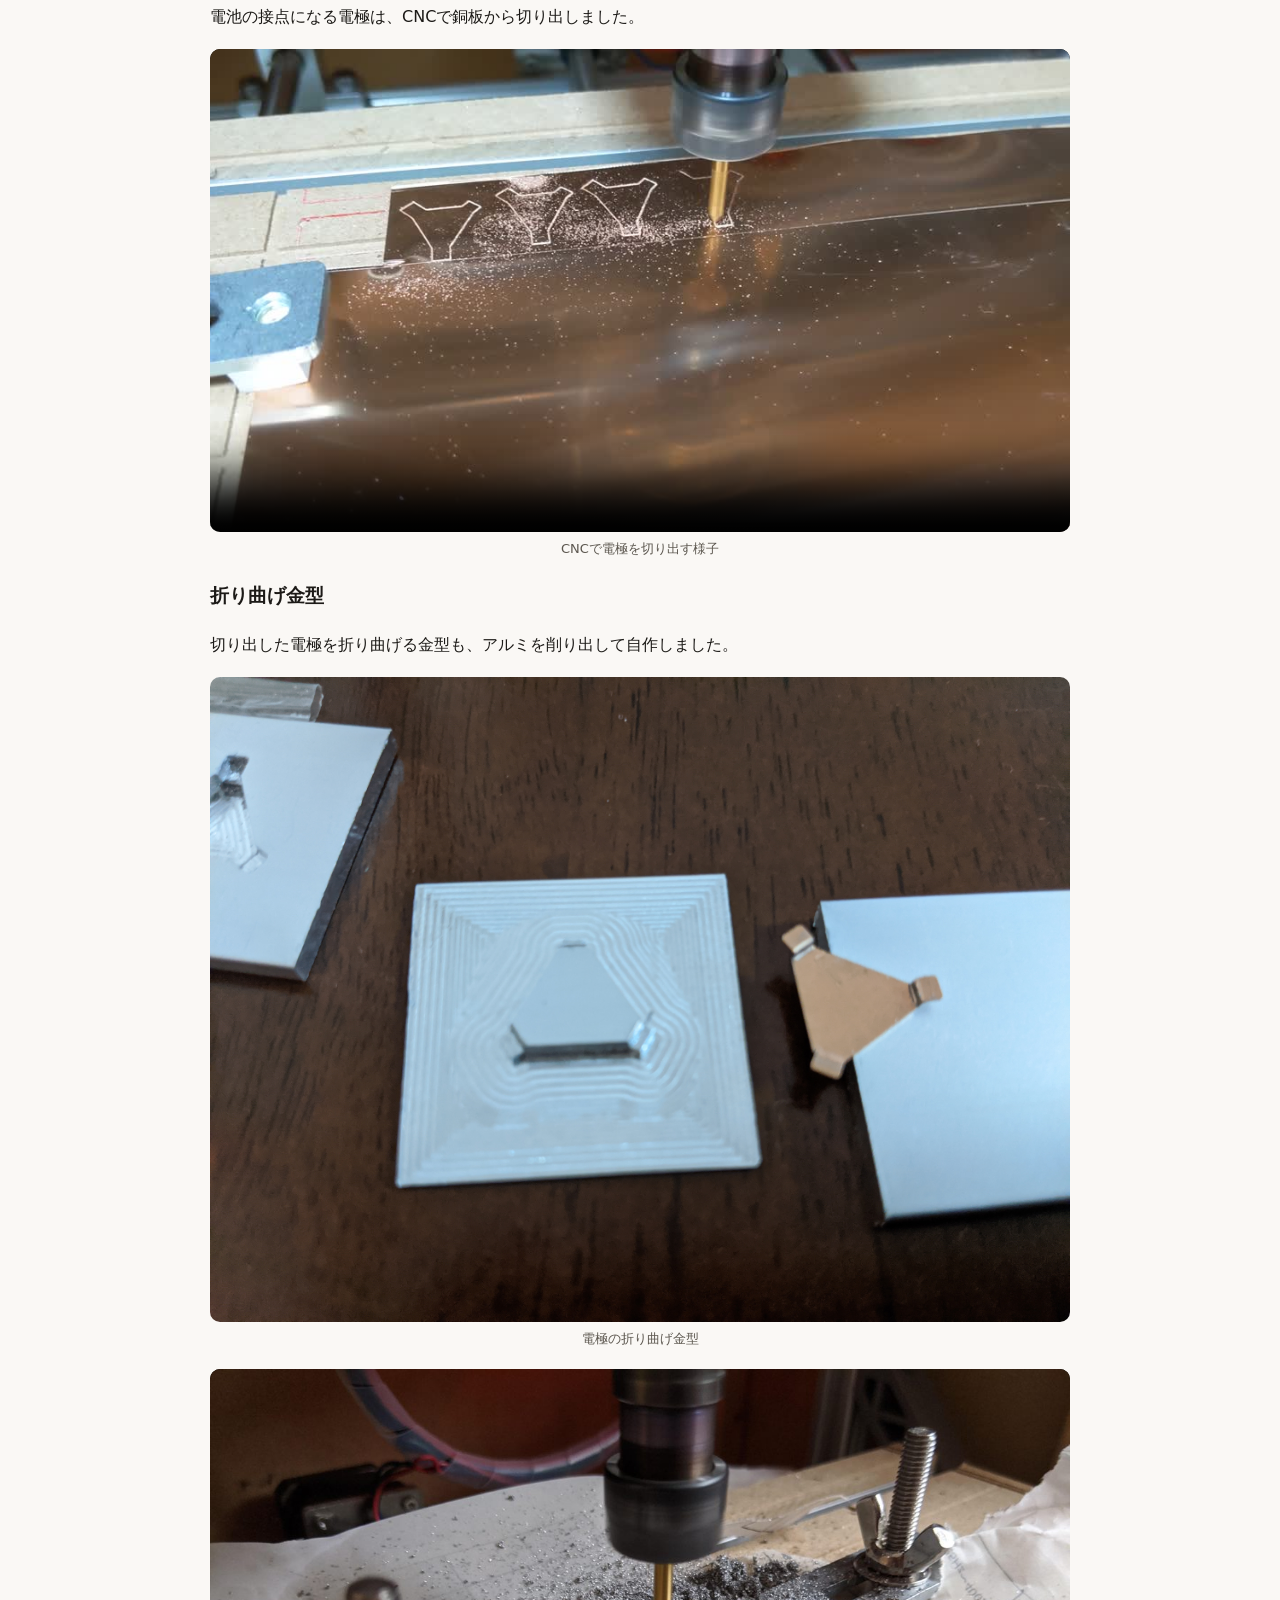
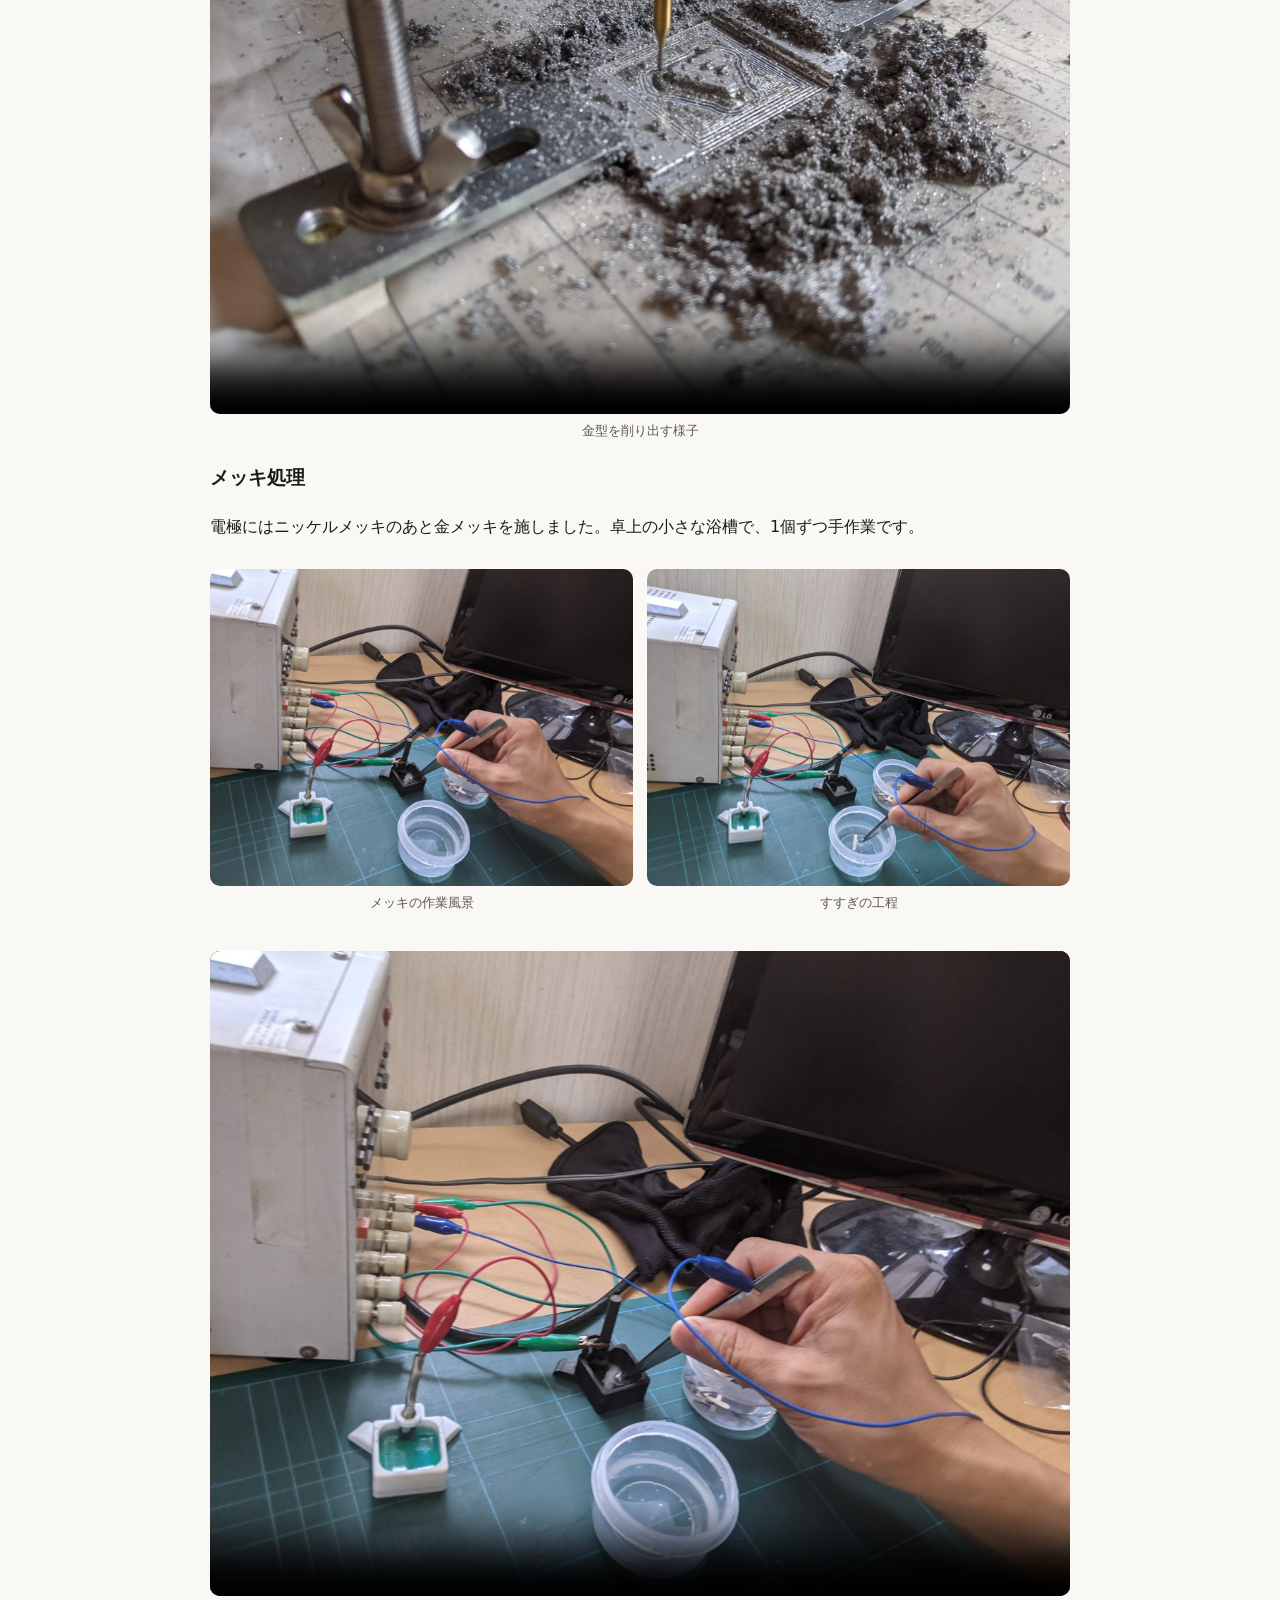
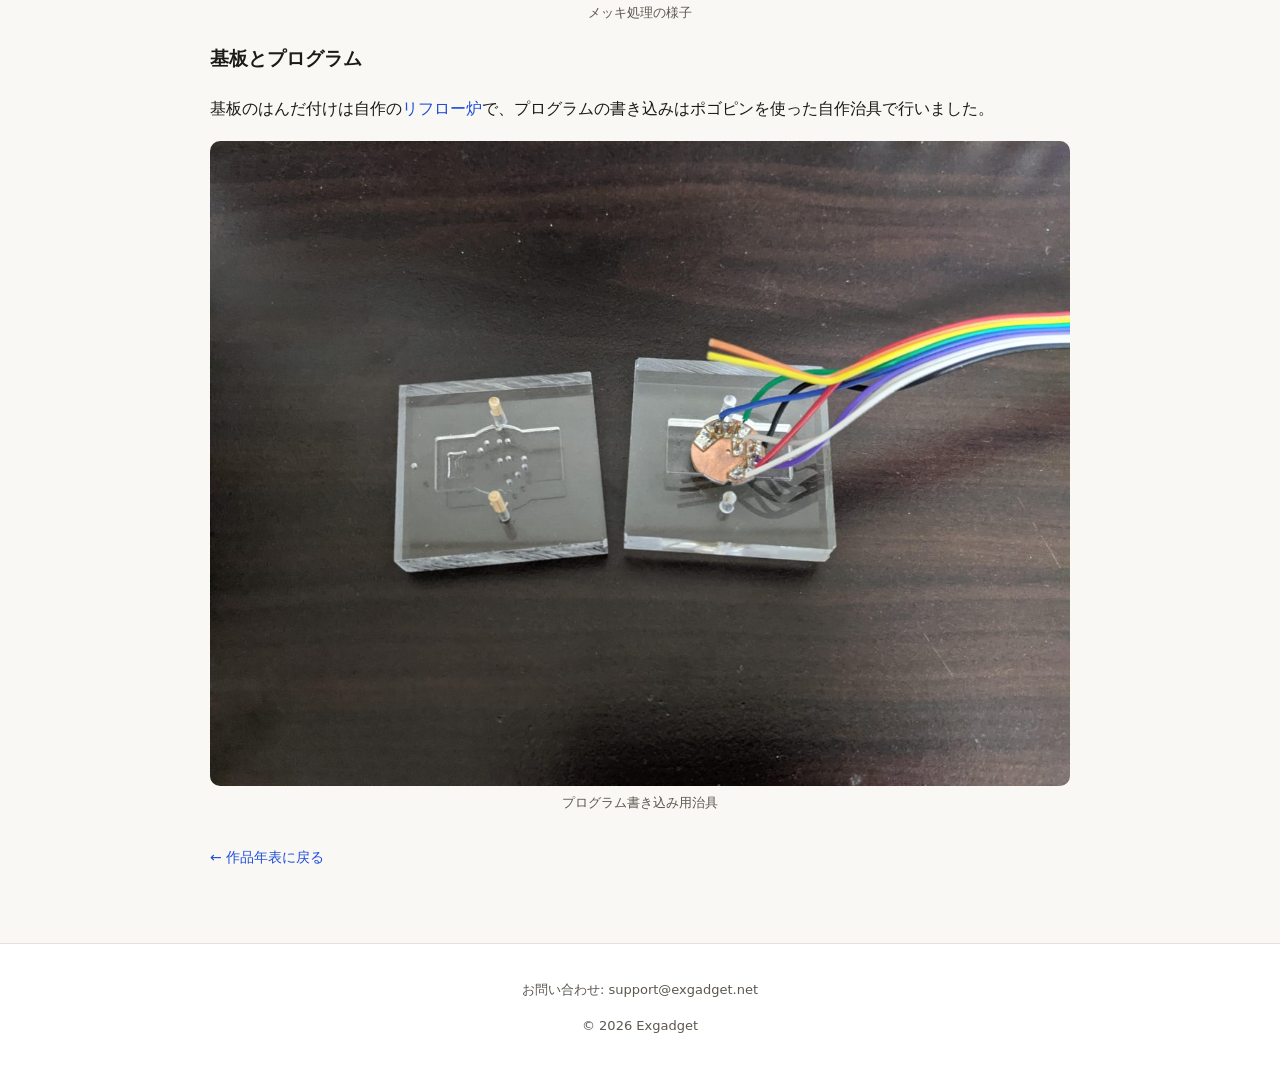
<file: works/motion-cell.html>
<!DOCTYPE html>
<html lang="ja">
<head>
<meta charset="utf-8">
<meta name="viewport" content="width=device-width, initial-scale=1">
<title>Motion Cell | エクスガジェット</title>
<link rel="stylesheet" href="../style.css">
</head>
<body>
<header class="site"><div class="wrap">
<a href="../index.html"><img src="../assets/img/logo.png" alt="エクスガジェット"></a>
<nav><a href="../index.html#works">作品</a><a href="../index.html#profile">プロフィール</a><a href="../manuals/index.html">取扱説明書</a></nav>
</div></header>

<main><article>
<span class="year">2020</span>
<h1>Motion Cell</h1>
<p class="lead">スマートキーにセットするだけで、リレーアタックから車を守る防犯装置です。2020年、Makuakeでクラウドファンディングを成功させました。（<a href="https://exgadjet.base.shop/" target="_blank" rel="noopener">販売ページ</a> ： 現在は販売を終了しています）。</p>

<div class="makuake">
<p class="mk-title">Makuakeでクラウドファンディング成功</p>
<p>2020年11月、Makuakeでプロジェクトを実施し、目標を達成しました。</p>
<p><a class="mk-btn" href="https://www.makuake.com/project/relayattack/" target="_blank" rel="noopener">Makuakeのプロジェクトページを見る</a></p>
</div>
<h2>仕組み</h2>
<p>リレーアタックは、スマートキーから出る微弱な電波を拾って車の鍵を開けてしまう手口です。ならば、使っていないときはキーの電源そのものを切ってしまえばいい。そう考えて、コイン型電池CR2032とまったく同じ大きさ（厚さ3.2mm）の装置を作りました。</p>
<figure><img src="../assets/img/hatsumei-4.jpg" alt="リレーアタックの手口"><figcaption>リレーアタックの手口</figcaption></figure>
<p>スマートキーの電池と入れ替えてセットすると、振動検知が追加されます。キーを持ち歩いている間は電源ONでいつも通り使えて、置いてから30秒たつと自動で電源が切れて電波が出なくなります。電波遮断ポーチに出し入れする面倒がありません。</p>
<div class="figrow">
<figure><img src="../assets/img/hatsumei-13.jpg" alt="携帯すると電源ON"><figcaption>携帯すると電源ON</figcaption></figure>
<figure><img src="../assets/img/hatsumei-14.jpg" alt="断面図。厚さ3.2mm、幅20mm"><figcaption>断面図。厚さ3.2mm、幅20mm</figcaption></figure>
</div>
<figure class="narrow"><img src="../assets/img/CR20.png" alt="Motion Cellの基板"><figcaption>Motion Cellの基板</figcaption></figure>
<table class="spec">
<tr><th>サイズ</th><td>CR2032と同サイズ（厚さ3.2mm）</td></tr>
<tr><th>動作</th><td>振動を検知して電源ON / 静止30秒で電源OFF</td></tr>
<tr><th>対応</th><td>CR2032使用のスマートキー</td></tr>
<tr><th>実績</th><td>2020年11月 クラウドファンディング（Makuake）開始、特許取得、2022年 発明協会 発明コンテスト佳作</td></tr>
</table>
<div class="note">Motion Cellは過去の作品です。特許の権利期間が終了したこともあり、現在は販売していません。お使いいただいた方のために、<a href="../manuals/motion-cell.html">取扱説明書</a>は公開を続けています。</div>
<h2>紹介動画</h2>
<p>Youtuberのまーさん様に製品紹介をしていただきました。</p>
<figure><iframe class="yt" src="https://www.youtube.com/embed/P25_sXFTPx8" title="まーさんハウス Motion Cell紹介動画" loading="lazy" allow="accelerometer; autoplay; clipboard-write; encrypted-media; gyroscope; picture-in-picture; web-share" referrerpolicy="strict-origin-when-cross-origin" allowfullscreen></iframe><figcaption>まーさんハウス「リレーアタック防止装置【Motion Cell】」（<a href="https://www.youtube.com/watch?v=P25_sXFTPx8" target="_blank" rel="noopener">YouTubeで見る</a>）</figcaption></figure>
<h2>製作工程</h2>
<p>量産といっても個人の規模なので、工程のほとんどを自宅で内製しました。</p>
<h3>電極の切り出し</h3>
<p>電池の接点になる電極は、CNCで銅板から切り出しました。</p>
<figure><video controls preload="metadata" playsinline poster="../assets/img/electrode-a.jpg" src="../assets/video/electrode.mp4"></video><figcaption>CNCで電極を切り出す様子</figcaption></figure>
<h3>折り曲げ金型</h3>
<p>切り出した電極を折り曲げる金型も、アルミを削り出して自作しました。</p>
<figure><img src="../assets/img/mc-die2.jpg" alt="電極の折り曲げ金型"><figcaption>電極の折り曲げ金型</figcaption></figure>
<figure><video controls preload="metadata" playsinline poster="../assets/img/mc-die.jpg" src="../assets/video/die.mp4"></video><figcaption>金型を削り出す様子</figcaption></figure>
<h3>メッキ処理</h3>
<p>電極にはニッケルメッキのあと金メッキを施しました。卓上の小さな浴槽で、1個ずつ手作業です。</p>
<div class="figrow">
<figure><img src="../assets/img/plating-95.jpg" alt="メッキの作業風景"><figcaption>メッキの作業風景</figcaption></figure>
<figure><img src="../assets/img/plating-4a.jpg" alt="すすぎの工程"><figcaption>すすぎの工程</figcaption></figure>
</div>
<figure><video controls preload="metadata" playsinline poster="../assets/img/plating-95.jpg" src="../assets/video/plating.mp4"></video><figcaption>メッキ処理の様子</figcaption></figure>
<h3>基板とプログラム</h3>
<p>基板のはんだ付けは自作の<a href="reflow.html">リフロー炉</a>で、プログラムの書き込みはポゴピンを使った自作治具で行いました。</p>
<figure><img src="../assets/img/mc-jig.jpg" alt="プログラム書き込み用治具"><figcaption>プログラム書き込み用治具</figcaption></figure>

<p class="back"><a href="../index.html#works">← 作品年表に戻る</a></p>
</article></main>

<footer class="site">
<p>お問い合わせ: support@exgadget.net</p>
<p>© 2026 Exgadget</p>
</footer>
</body>
</html>
</file>
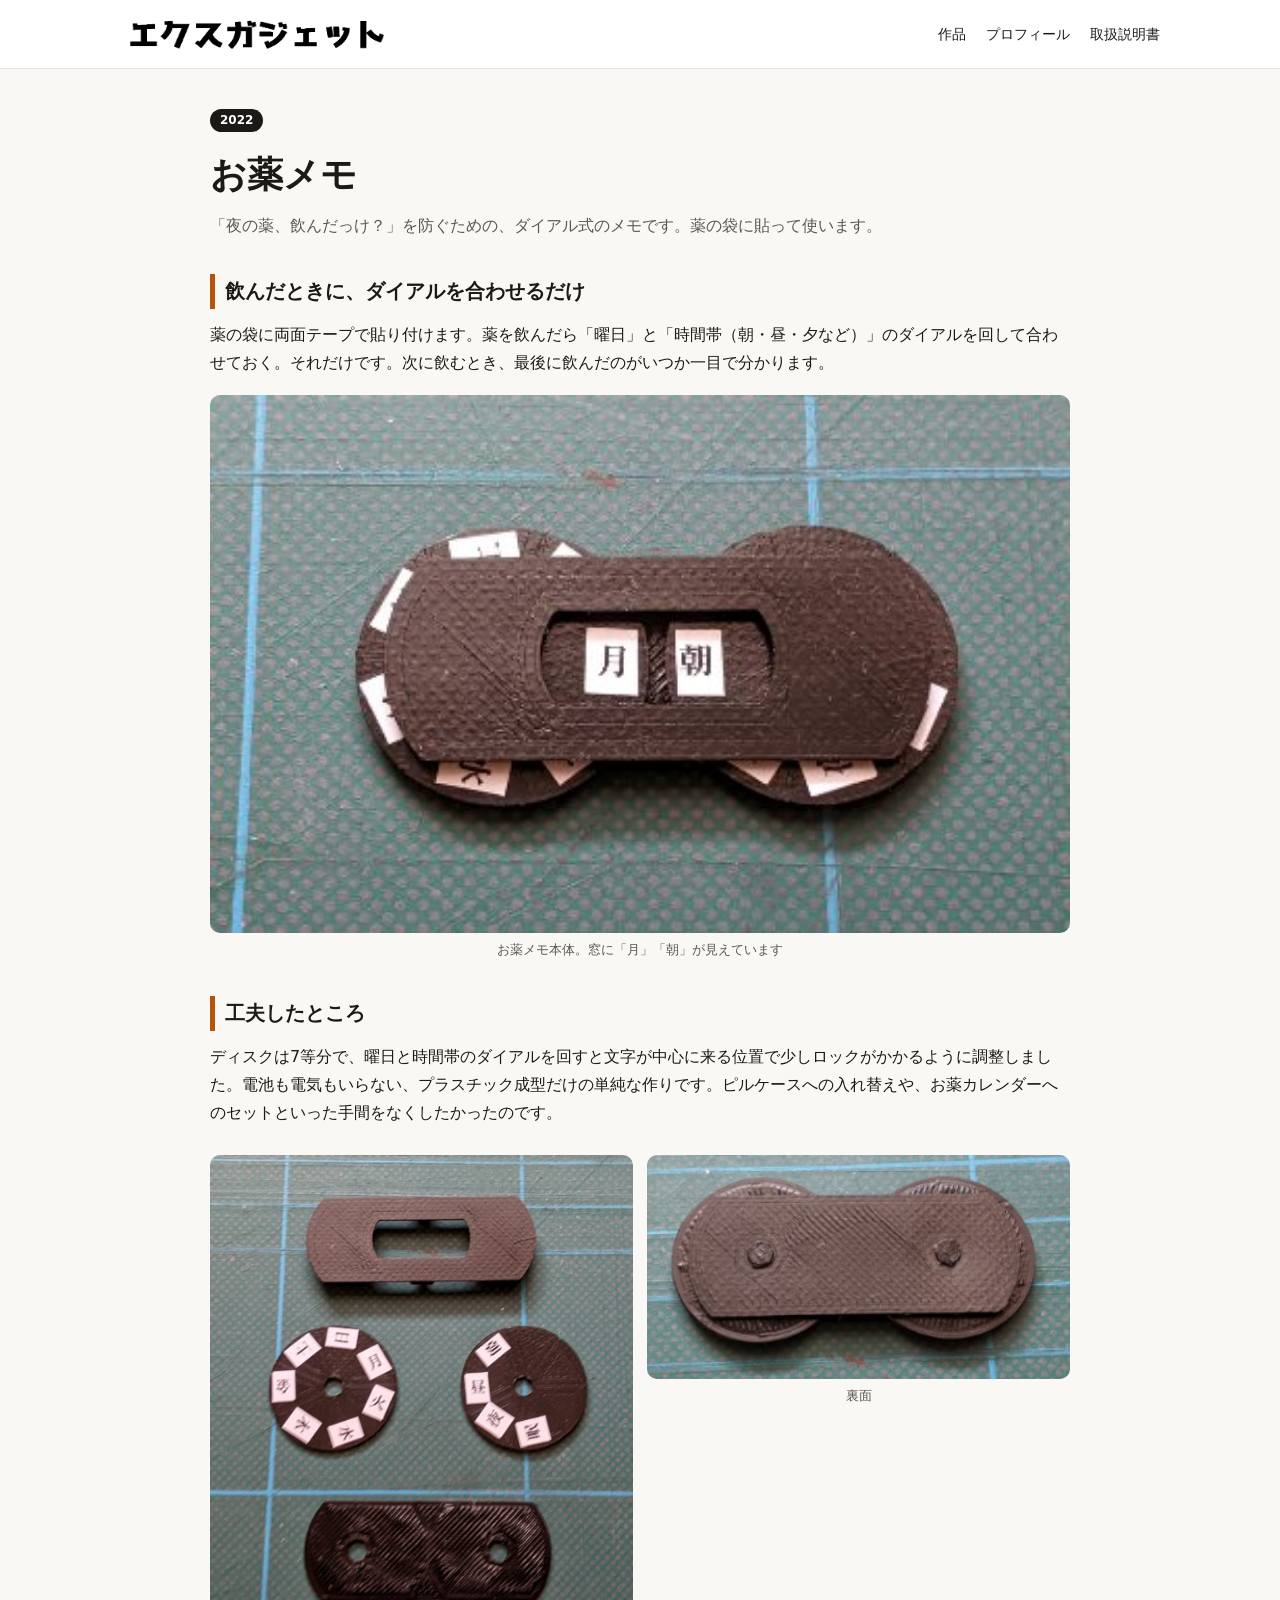
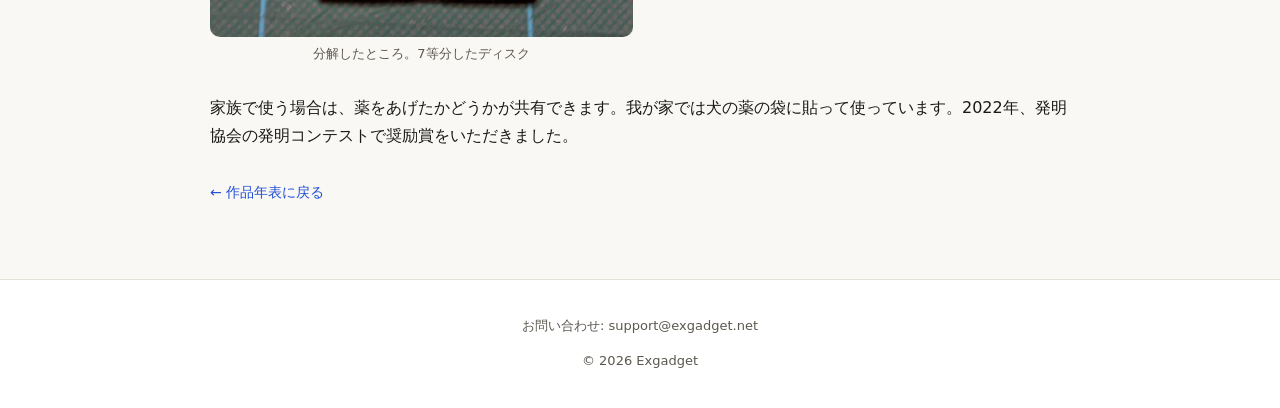
<file: works/okusuri-memo.html>
<!DOCTYPE html>
<html lang="ja">
<head>
<meta charset="utf-8">
<meta name="viewport" content="width=device-width, initial-scale=1">
<title>お薬メモ | エクスガジェット</title>
<link rel="stylesheet" href="../style.css">
</head>
<body>
<header class="site"><div class="wrap">
<a href="../index.html"><img src="../assets/img/logo.png" alt="エクスガジェット"></a>
<nav><a href="../index.html#works">作品</a><a href="../index.html#profile">プロフィール</a><a href="../manuals/index.html">取扱説明書</a></nav>
</div></header>

<main><article>
<span class="year">2022</span>
<h1>お薬メモ</h1>
<p class="lead">「夜の薬、飲んだっけ？」を防ぐための、ダイアル式のメモです。薬の袋に貼って使います。</p>

<h2>飲んだときに、ダイアルを合わせるだけ</h2>
<p>薬の袋に両面テープで貼り付けます。薬を飲んだら「曜日」と「時間帯（朝・昼・夕など）」のダイアルを回して合わせておく。それだけです。次に飲むとき、最後に飲んだのがいつか一目で分かります。</p>
<figure><img src="../assets/img/okusuri-2.jpg" alt="お薬メモ本体。窓に「月」「朝」が見えています"><figcaption>お薬メモ本体。窓に「月」「朝」が見えています</figcaption></figure>
<h2>工夫したところ</h2>
<p>ディスクは7等分で、曜日と時間帯のダイアルを回すと文字が中心に来る位置で少しロックがかかるように調整しました。電池も電気もいらない、プラスチック成型だけの単純な作りです。ピルケースへの入れ替えや、お薬カレンダーへのセットといった手間をなくしたかったのです。</p>
<div class="figrow">
<figure><img src="../assets/img/okusuri-4.jpg" alt="分解したところ。7等分したディスク"><figcaption>分解したところ。7等分したディスク</figcaption></figure>
<figure><img src="../assets/img/okusuri-3.jpg" alt="裏面"><figcaption>裏面</figcaption></figure>
</div>
<p>家族で使う場合は、薬をあげたかどうかが共有できます。我が家では犬の薬の袋に貼って使っています。2022年、発明協会の発明コンテストで奨励賞をいただきました。</p>

<p class="back"><a href="../index.html#works">← 作品年表に戻る</a></p>
</article></main>

<footer class="site">
<p>お問い合わせ: support@exgadget.net</p>
<p>© 2026 Exgadget</p>
</footer>
</body>
</html>
</file>
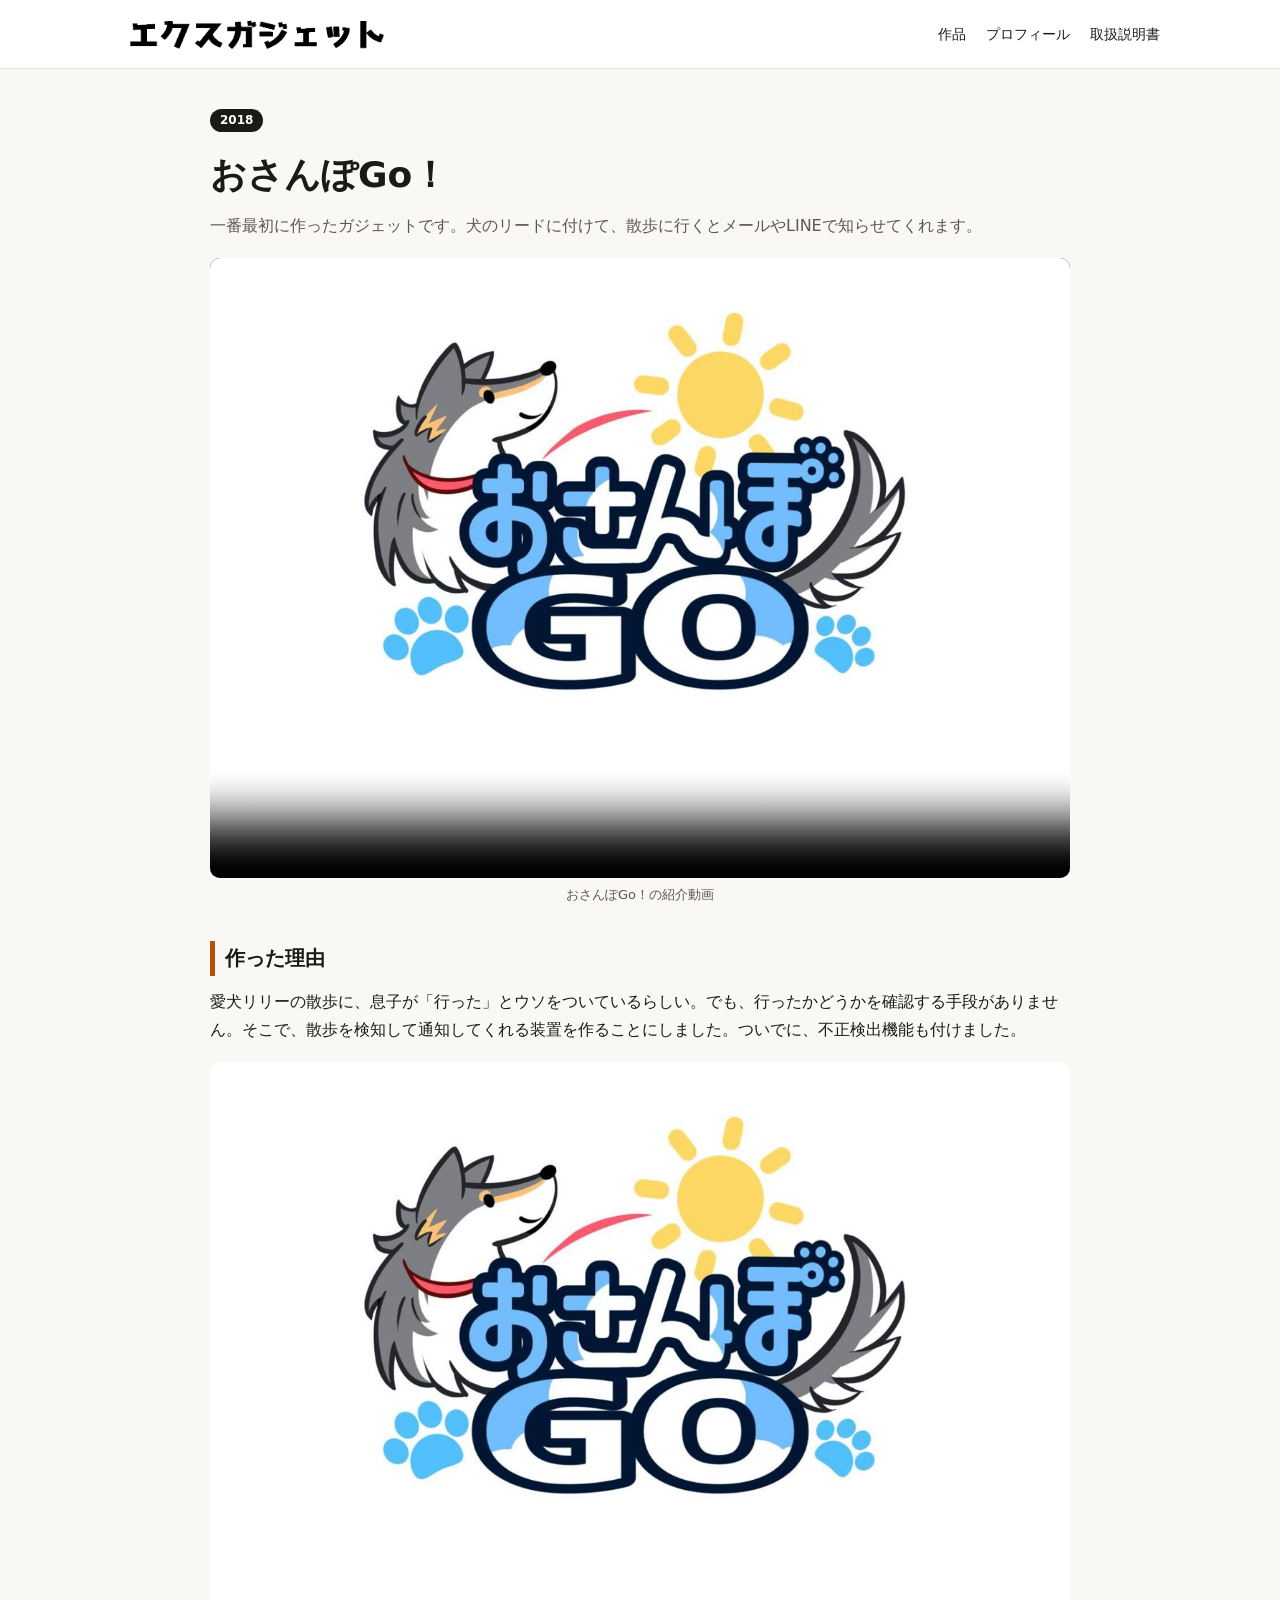
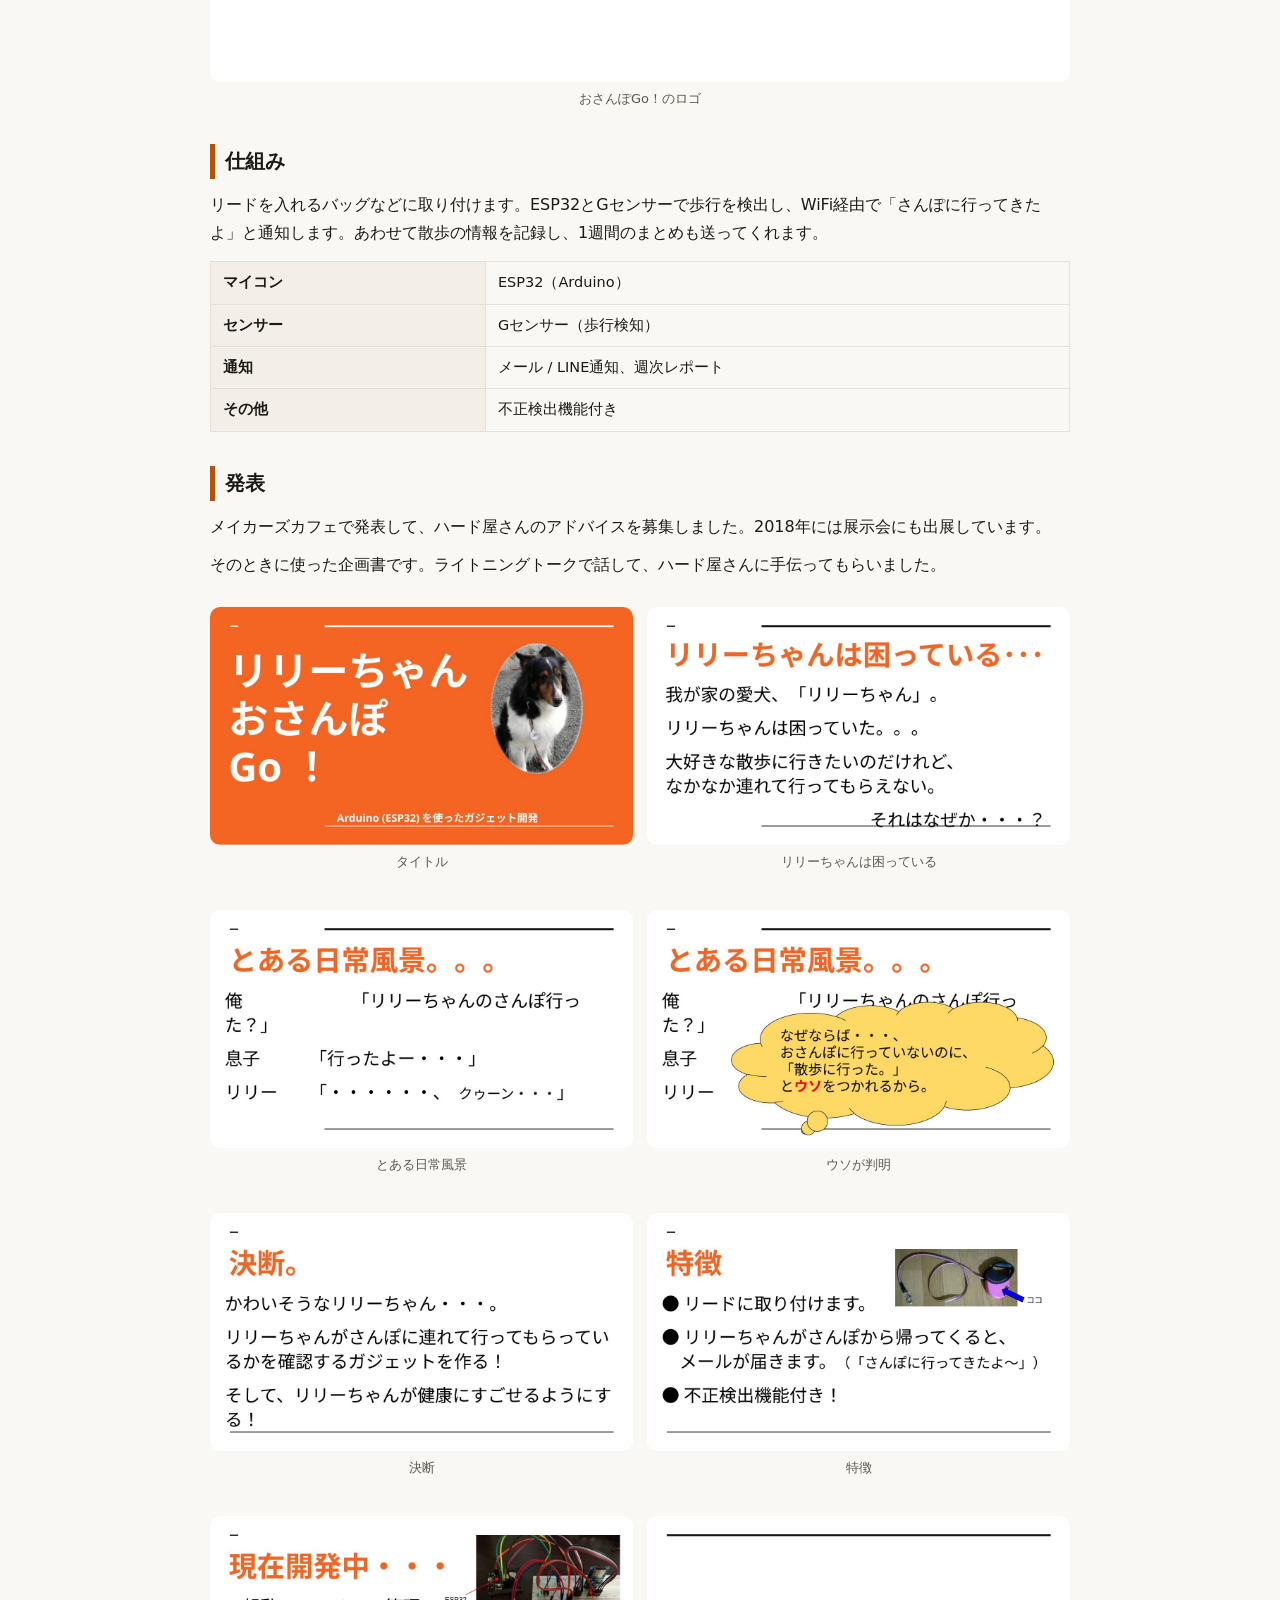
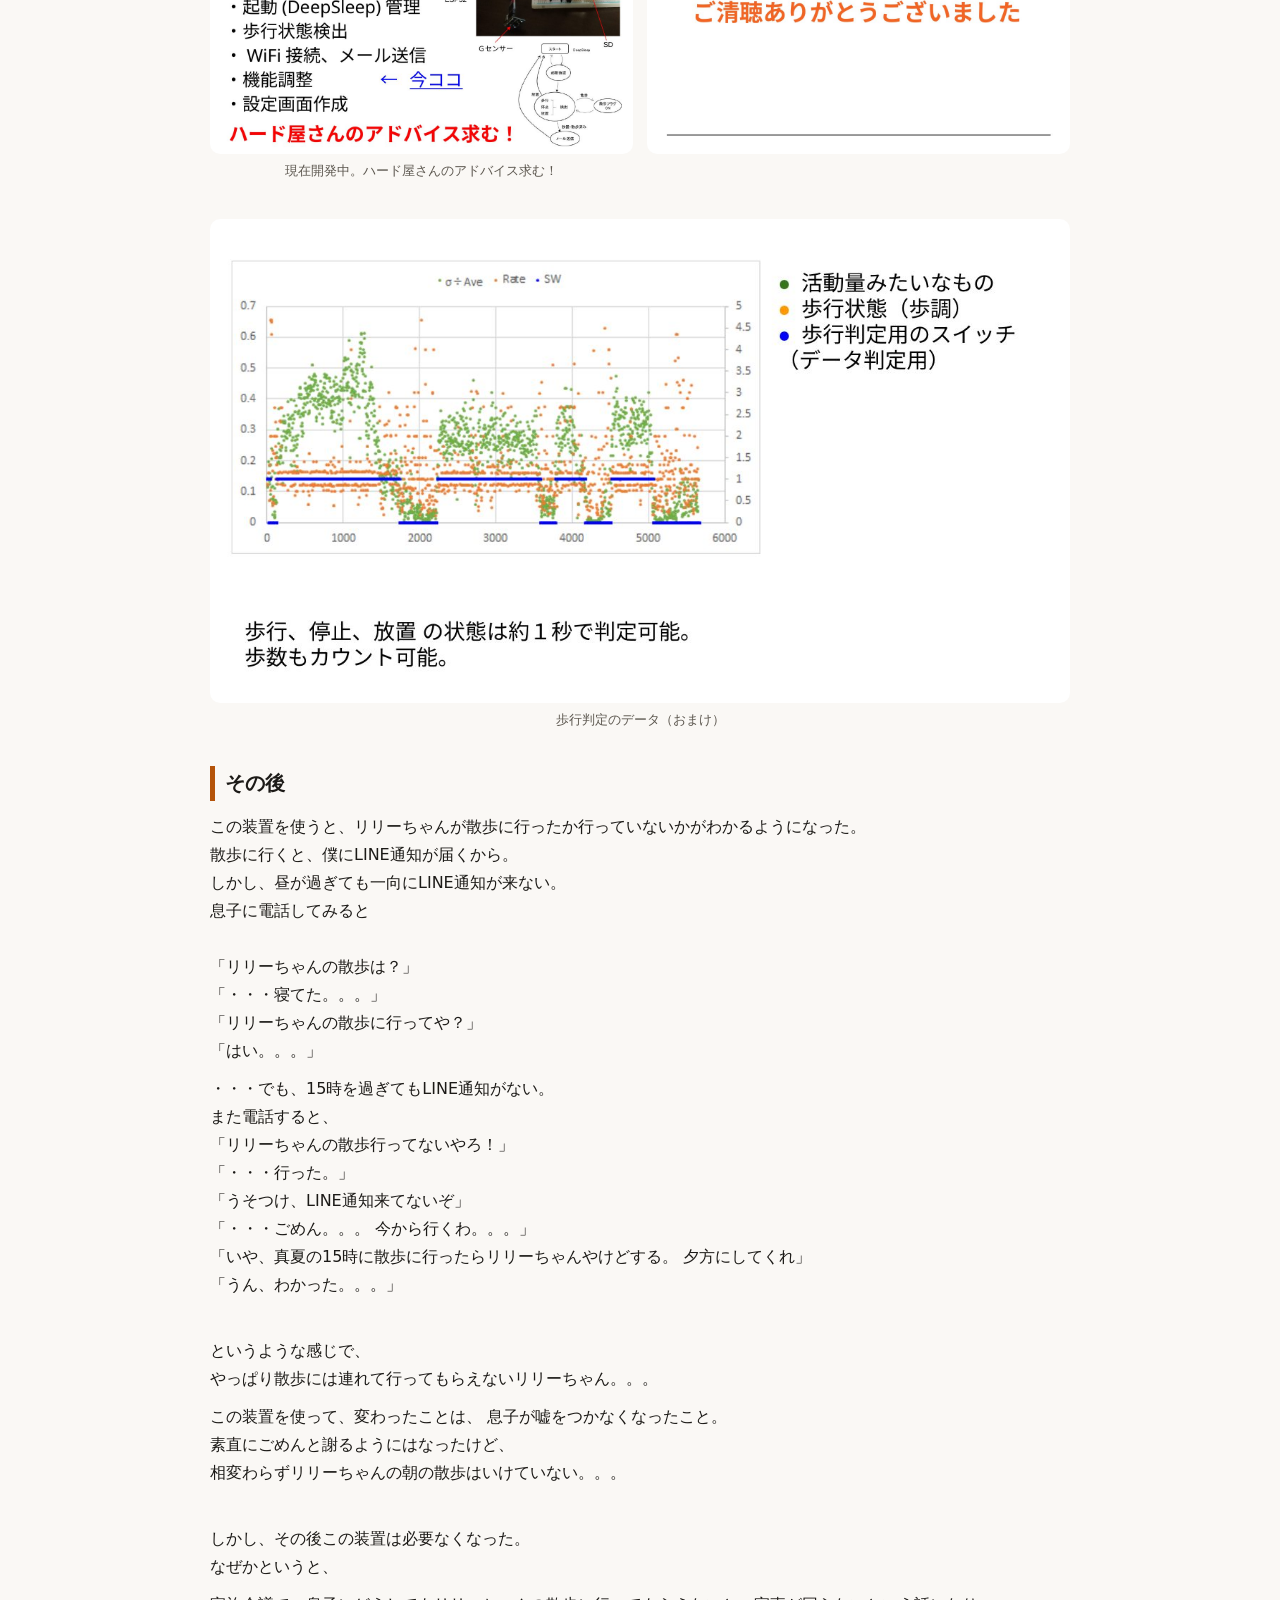
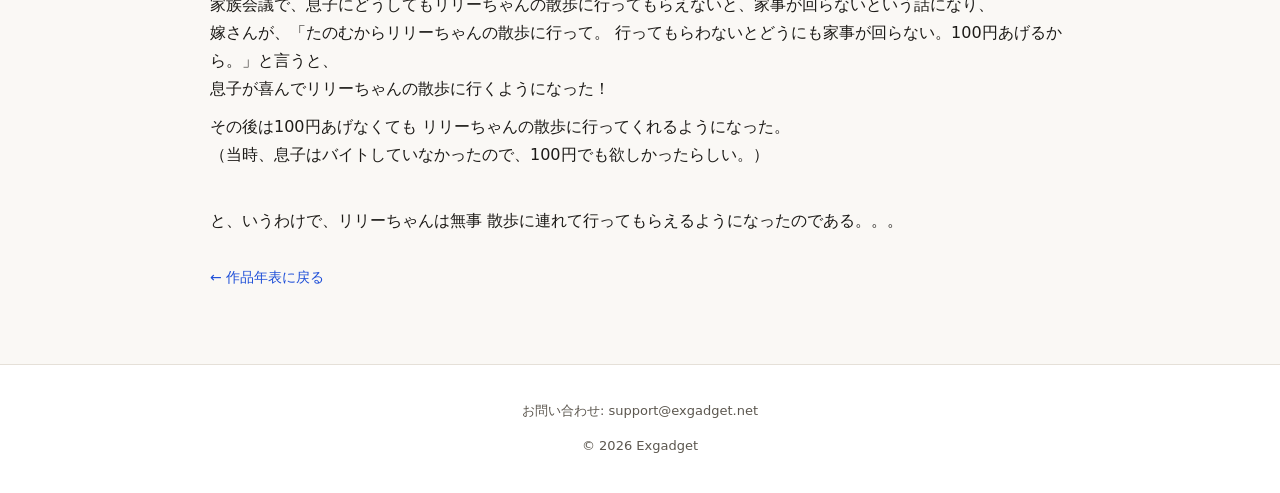
<file: works/osanpo-go.html>
<!DOCTYPE html>
<html lang="ja">
<head>
<meta charset="utf-8">
<meta name="viewport" content="width=device-width, initial-scale=1">
<title>おさんぽGo！ | エクスガジェット</title>
<link rel="stylesheet" href="../style.css">
</head>
<body>
<header class="site"><div class="wrap">
<a href="../index.html"><img src="../assets/img/logo.png" alt="エクスガジェット"></a>
<nav><a href="../index.html#works">作品</a><a href="../index.html#profile">プロフィール</a><a href="../manuals/index.html">取扱説明書</a></nav>
</div></header>

<main><article>
<span class="year">2018</span>
<h1>おさんぽGo！</h1>
<p class="lead">一番最初に作ったガジェットです。犬のリードに付けて、散歩に行くとメールやLINEで知らせてくれます。</p>

<figure><video controls preload="metadata" playsinline poster="../assets/img/osanpo-logo.jpg" src="../assets/video/osanpo-go.mp4"></video><figcaption>おさんぽGo！の紹介動画</figcaption></figure>

<h2>作った理由</h2>
<p>愛犬リリーの散歩に、息子が「行った」とウソをついているらしい。でも、行ったかどうかを確認する手段がありません。そこで、散歩を検知して通知してくれる装置を作ることにしました。ついでに、不正検出機能も付けました。</p>
<figure><img src="../assets/img/osanpo-logo.jpg" alt="おさんぽGo！のロゴ"><figcaption>おさんぽGo！のロゴ</figcaption></figure>
<h2>仕組み</h2>
<p>リードを入れるバッグなどに取り付けます。ESP32とGセンサーで歩行を検出し、WiFi経由で「さんぽに行ってきたよ」と通知します。あわせて散歩の情報を記録し、1週間のまとめも送ってくれます。</p>
<table class="spec">
<tr><th>マイコン</th><td>ESP32（Arduino）</td></tr>
<tr><th>センサー</th><td>Gセンサー（歩行検知）</td></tr>
<tr><th>通知</th><td>メール / LINE通知、週次レポート</td></tr>
<tr><th>その他</th><td>不正検出機能付き</td></tr>
</table>
<h2>発表</h2>
<p>メイカーズカフェで発表して、ハード屋さんのアドバイスを募集しました。2018年には展示会にも出展しています。</p>

<p>そのときに使った企画書です。ライトニングトークで話して、ハード屋さんに手伝ってもらいました。</p>
<div class="figrow">
<figure><img src="../assets/img/osanpo-slide-1.jpg" alt="企画書スライド1：タイトル"><figcaption>タイトル</figcaption></figure>
<figure><img src="../assets/img/osanpo-slide-2.jpg" alt="企画書スライド2：リリーちゃんは困っている"><figcaption>リリーちゃんは困っている</figcaption></figure>
</div>
<div class="figrow">
<figure><img src="../assets/img/osanpo-slide-3.jpg" alt="企画書スライド3：とある日常風景"><figcaption>とある日常風景</figcaption></figure>
<figure><img src="../assets/img/osanpo-slide-4.jpg" alt="企画書スライド4：ウソが判明"><figcaption>ウソが判明</figcaption></figure>
</div>
<div class="figrow">
<figure><img src="../assets/img/osanpo-slide-5.jpg" alt="企画書スライド5：決断"><figcaption>決断</figcaption></figure>
<figure><img src="../assets/img/osanpo-slide-6.jpg" alt="企画書スライド6：特徴"><figcaption>特徴</figcaption></figure>
</div>
<div class="figrow">
<figure><img src="../assets/img/osanpo-slide-7.jpg" alt="企画書スライド7：現在開発中。ハード屋さんのアドバイス求む！"><figcaption>現在開発中。ハード屋さんのアドバイス求む！</figcaption></figure>
<figure><img src="../assets/img/osanpo-slide-8.jpg" alt="企画書スライド8：ご清聴ありがとうございました"></figure>
</div>
<figure><img src="../assets/img/osanpo-slide-9.jpg" alt="企画書スライド9：歩行判定のデータ"><figcaption>歩行判定のデータ（おまけ）</figcaption></figure>

<h2>その後</h2>
<p>この装置を使うと、リリーちゃんが散歩に行ったか行っていないかがわかるようになった。<br>
散歩に行くと、僕にLINE通知が届くから。<br>
しかし、昼が過ぎても一向にLINE通知が来ない。<br>
息子に電話してみると<br>
<br>「リリーちゃんの散歩は？」<br>
「・・・寝てた。。。」<br>
「リリーちゃんの散歩に行ってや？」<br>
「はい。。。」</p>
<p>・・・でも、15時を過ぎてもLINE通知がない。<br>
また電話すると、<br>
「リリーちゃんの散歩行ってないやろ！」<br>
「・・・行った。」<br>
「うそつけ、LINE通知来てないぞ」<br>
「・・・ごめん。。。 今から行くわ。。。」<br>
「いや、真夏の15時に散歩に行ったらリリーちゃんやけどする。 夕方にしてくれ」<br>
「うん、わかった。。。」</p>
<p><br>というような感じで、<br>
やっぱり散歩には連れて行ってもらえないリリーちゃん。。。</p>
<p>この装置を使って、変わったことは、 息子が嘘をつかなくなったこと。<br>
素直にごめんと謝るようにはなったけど、<br>
相変わらずリリーちゃんの朝の散歩はいけていない。。。</p>
<p><br>しかし、その後この装置は必要なくなった。<br>
なぜかというと、</p>
<p>家族会議で、息子にどうしてもリリーちゃんの散歩に行ってもらえないと、家事が回らないという話になり、<br>
嫁さんが、「たのむからリリーちゃんの散歩に行って。 行ってもらわないとどうにも家事が回らない。100円あげるから。」と言うと、<br>
息子が喜んでリリーちゃんの散歩に行くようになった！</p>
<p>その後は100円あげなくても リリーちゃんの散歩に行ってくれるようになった。<br>
（当時、息子はバイトしていなかったので、100円でも欲しかったらしい。）</p>
<p><br>と、いうわけで、リリーちゃんは無事 散歩に連れて行ってもらえるようになったのである。。。</p>

<p class="back"><a href="../index.html#works">← 作品年表に戻る</a></p>
</article></main>

<footer class="site">
<p>お問い合わせ: support@exgadget.net</p>
<p>© 2026 Exgadget</p>
</footer>
</body>
</html>
</file>
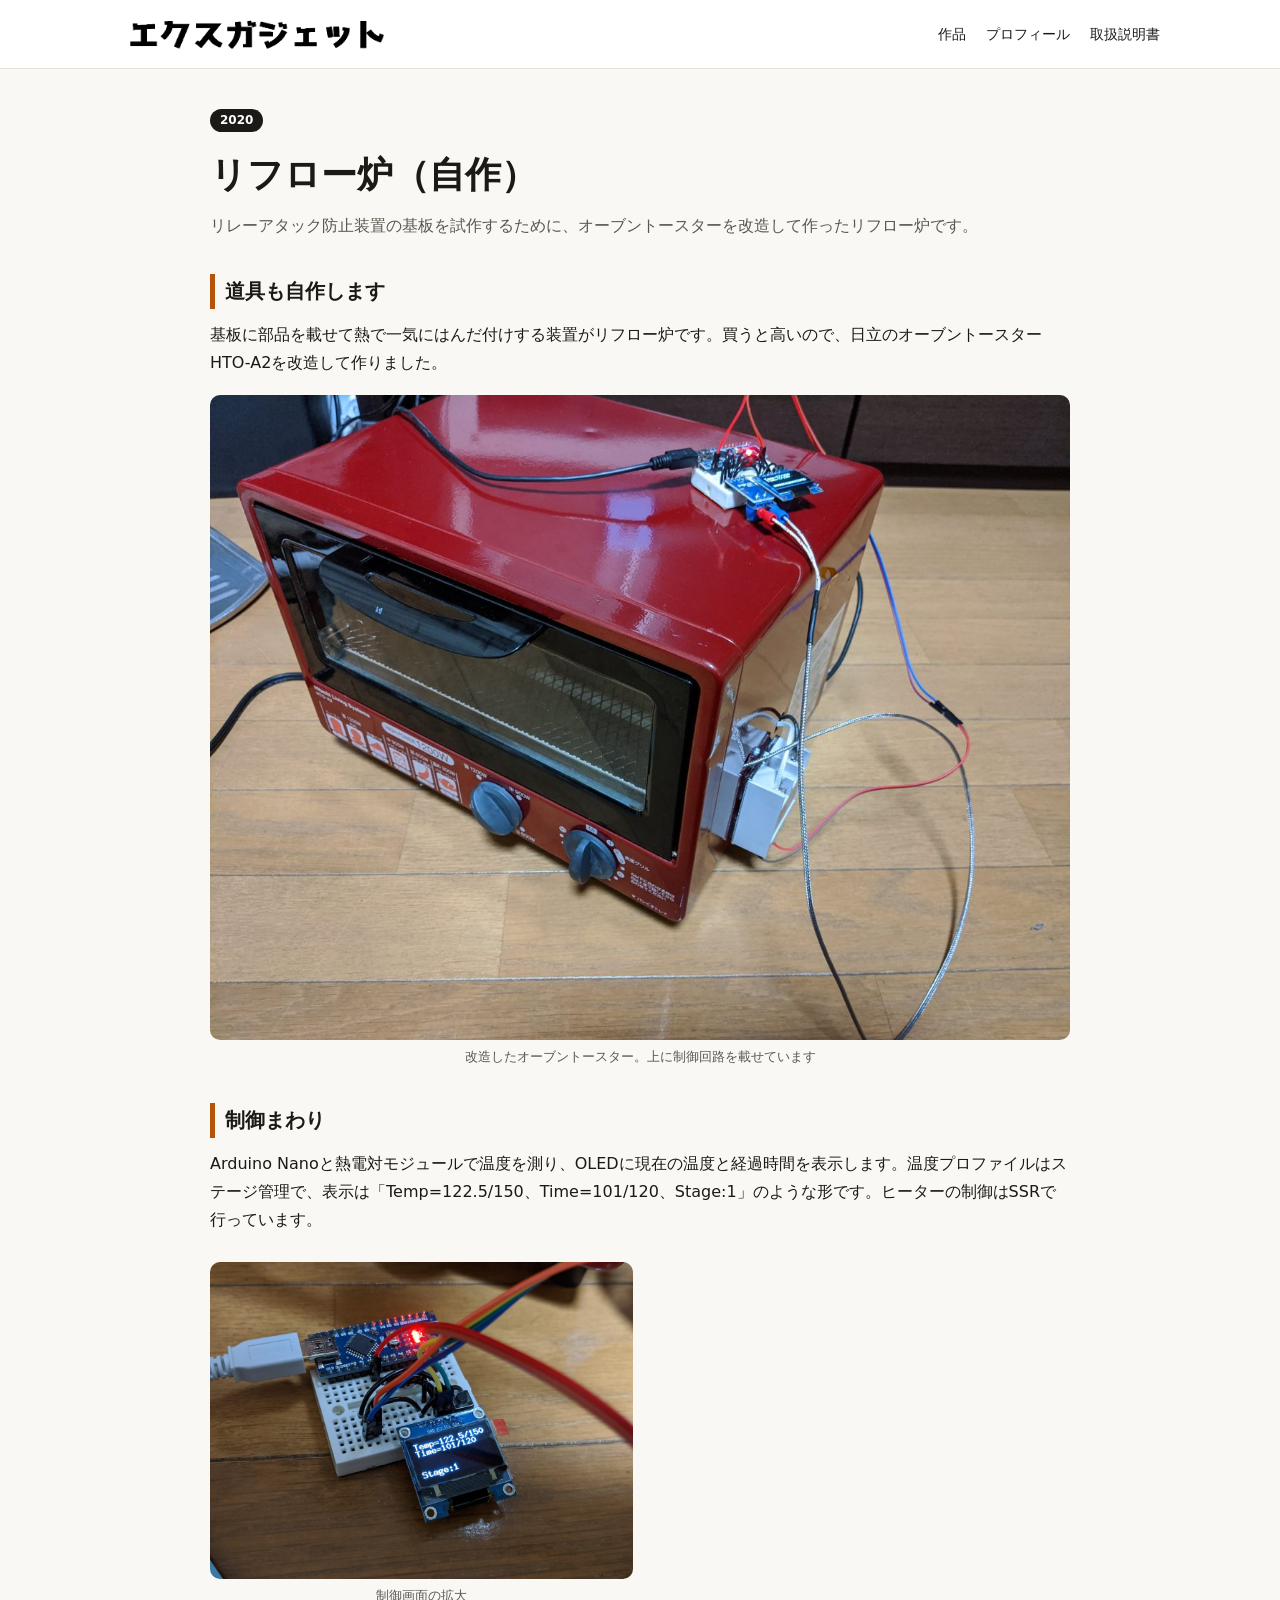
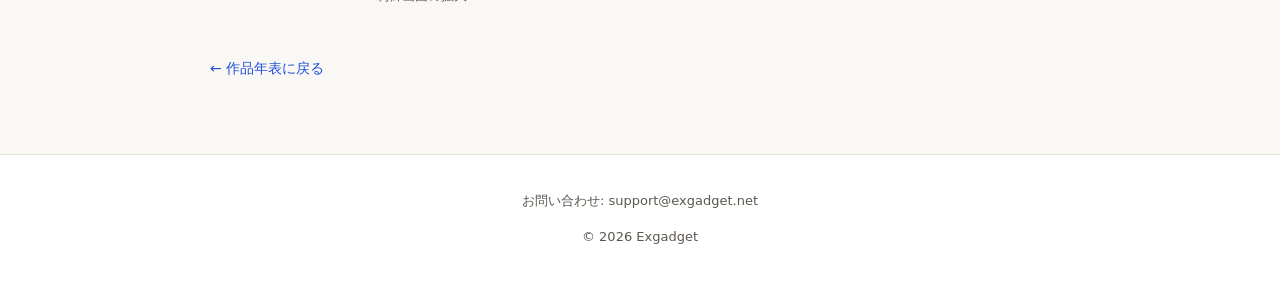
<file: works/reflow.html>
<!DOCTYPE html>
<html lang="ja">
<head>
<meta charset="utf-8">
<meta name="viewport" content="width=device-width, initial-scale=1">
<title>リフロー炉（自作） | エクスガジェット</title>
<link rel="stylesheet" href="../style.css">
</head>
<body>
<header class="site"><div class="wrap">
<a href="../index.html"><img src="../assets/img/logo.png" alt="エクスガジェット"></a>
<nav><a href="../index.html#works">作品</a><a href="../index.html#profile">プロフィール</a><a href="../manuals/index.html">取扱説明書</a></nav>
</div></header>

<main><article>
<span class="year">2020</span>
<h1>リフロー炉（自作）</h1>
<p class="lead">リレーアタック防止装置の基板を試作するために、オーブントースターを改造して作ったリフロー炉です。</p>

<h2>道具も自作します</h2>
<p>基板に部品を載せて熱で一気にはんだ付けする装置がリフロー炉です。買うと高いので、日立のオーブントースターHTO-A2を改造して作りました。</p>
<figure><img src="../assets/img/reflow-6a.jpg" alt="改造したオーブントースター。"><figcaption>改造したオーブントースター。上に制御回路を載せています</figcaption></figure>
<h2>制御まわり</h2>
<p>Arduino Nanoと熱電対モジュールで温度を測り、OLEDに現在の温度と経過時間を表示します。温度プロファイルはステージ管理で、表示は「Temp=122.5/150、Time=101/120、Stage:1」のような形です。ヒーターの制御はSSRで行っています。</p>
<div class="figrow">
<figure><img src="../assets/img/reflow-screen.jpg" alt="制御画面の拡大"><figcaption>制御画面の拡大</figcaption></figure>
</div>

<p class="back"><a href="../index.html#works">← 作品年表に戻る</a></p>
</article></main>

<footer class="site">
<p>お問い合わせ: support@exgadget.net</p>
<p>© 2026 Exgadget</p>
</footer>
</body>
</html>
</file>
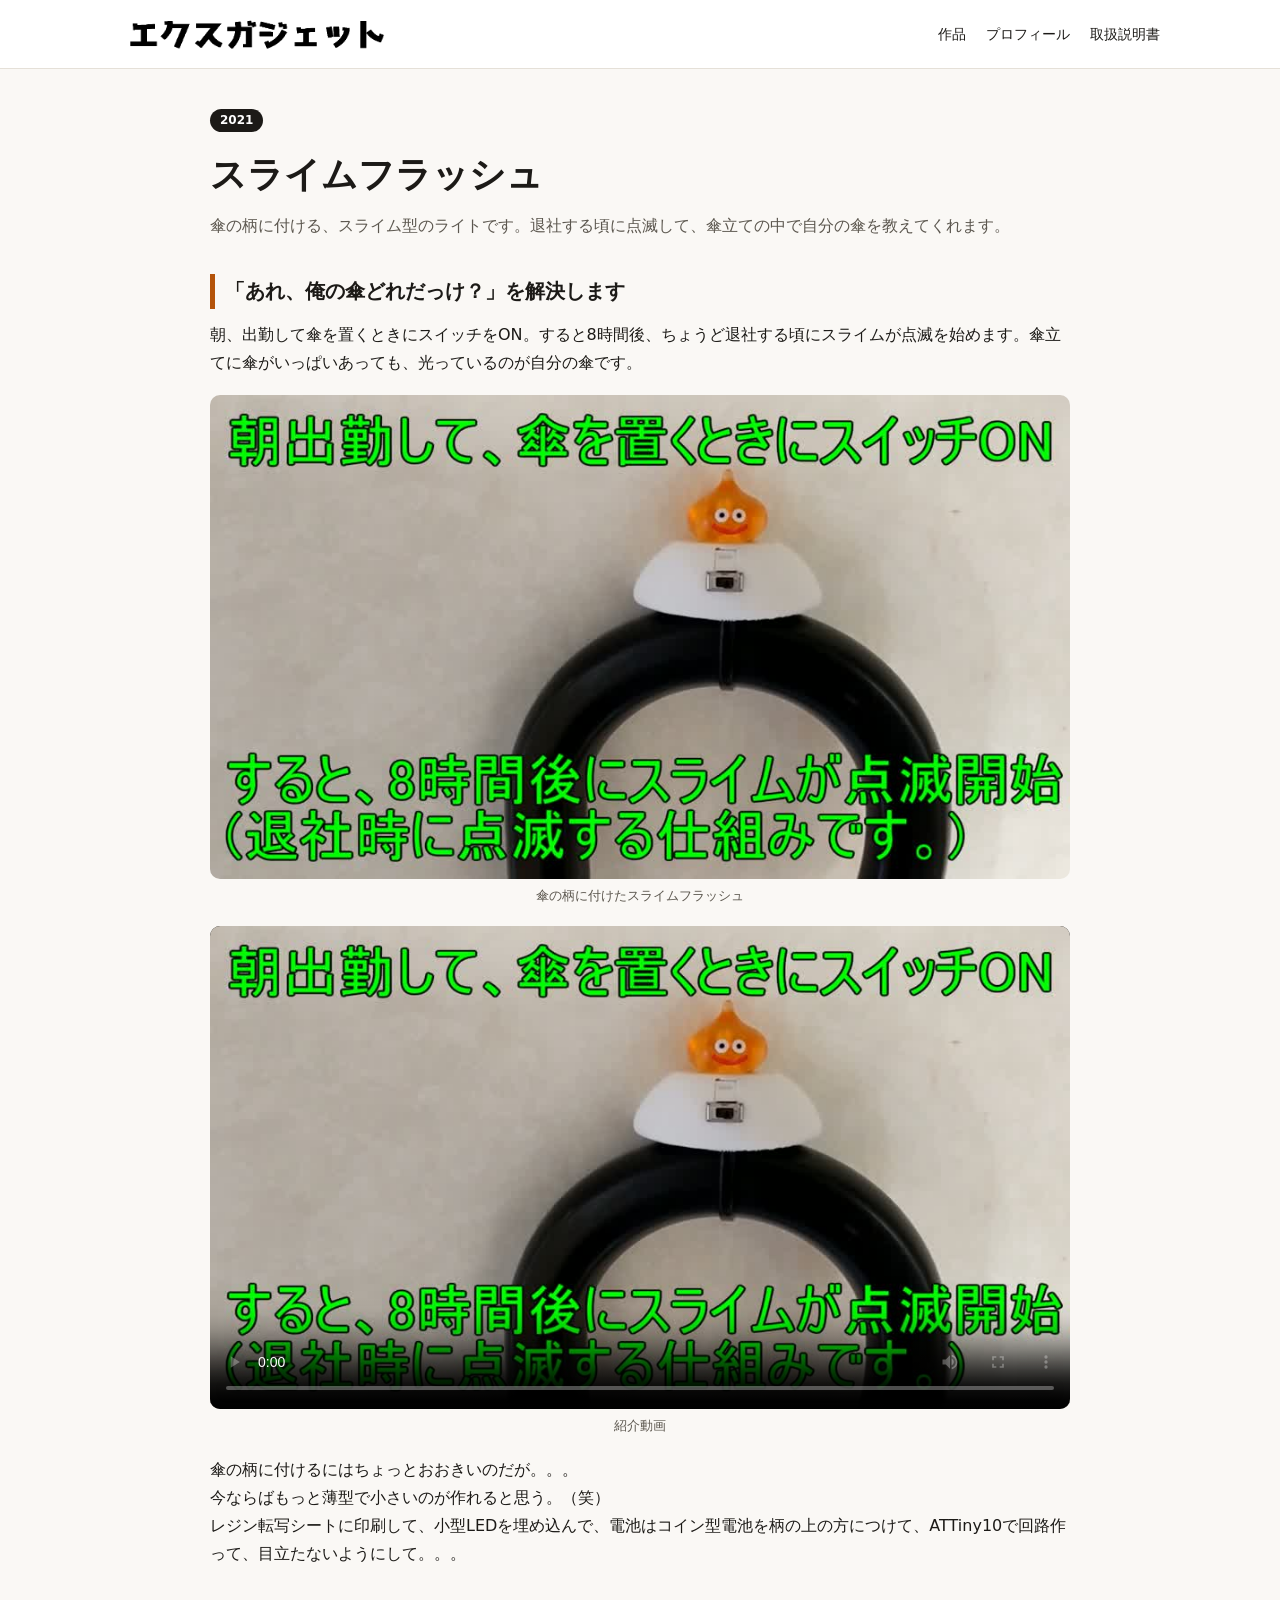
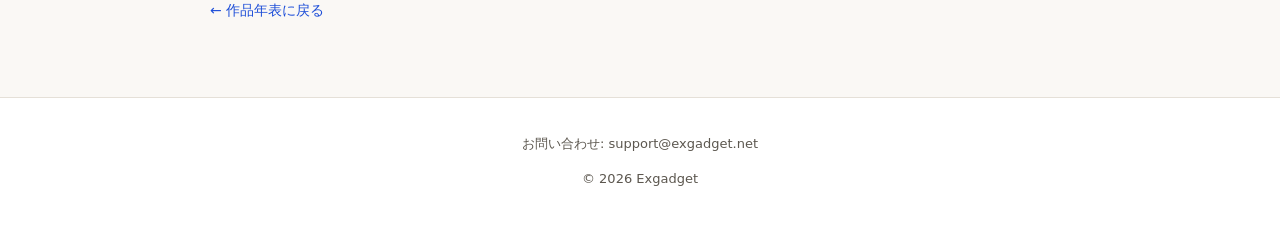
<file: works/slime-flash.html>
<!DOCTYPE html>
<html lang="ja">
<head>
<meta charset="utf-8">
<meta name="viewport" content="width=device-width, initial-scale=1">
<title>スライムフラッシュ | エクスガジェット</title>
<link rel="stylesheet" href="../style.css">
</head>
<body>
<header class="site"><div class="wrap">
<a href="../index.html"><img src="../assets/img/logo.png" alt="エクスガジェット"></a>
<nav><a href="../index.html#works">作品</a><a href="../index.html#profile">プロフィール</a><a href="../manuals/index.html">取扱説明書</a></nav>
</div></header>

<main><article>
<span class="year">2021</span>
<h1>スライムフラッシュ</h1>
<p class="lead">傘の柄に付ける、スライム型のライトです。退社する頃に点滅して、傘立ての中で自分の傘を教えてくれます。</p>

<h2>「あれ、俺の傘どれだっけ？」を解決します</h2>
<p>朝、出勤して傘を置くときにスイッチをON。すると8時間後、ちょうど退社する頃にスライムが点滅を始めます。傘立てに傘がいっぱいあっても、光っているのが自分の傘です。</p>
<figure><img src="../assets/img/slime-a.jpg" alt="傘の柄に付けたスライムフラッシュ"><figcaption>傘の柄に付けたスライムフラッシュ</figcaption></figure>
<figure><video controls preload="metadata" playsinline poster="../assets/img/slime-a.jpg" src="../assets/video/slime-flash.mp4"></video><figcaption>紹介動画</figcaption></figure>
<p>
傘の柄に付けるにはちょっとおおきいのだが。。。<br>
今ならばもっと薄型で小さいのが作れると思う。（笑）<br>
レジン転写シートに印刷して、小型LEDを埋め込んで、電池はコイン型電池を柄の上の方につけて、ATTiny10で回路作って、目立たないようにして。。。    
</p>

<p class="back"><a href="../index.html#works">← 作品年表に戻る</a></p>
</article></main>

<footer class="site">
<p>お問い合わせ: support@exgadget.net</p>
<p>© 2026 Exgadget</p>
</footer>
</body>
</html>
</file>
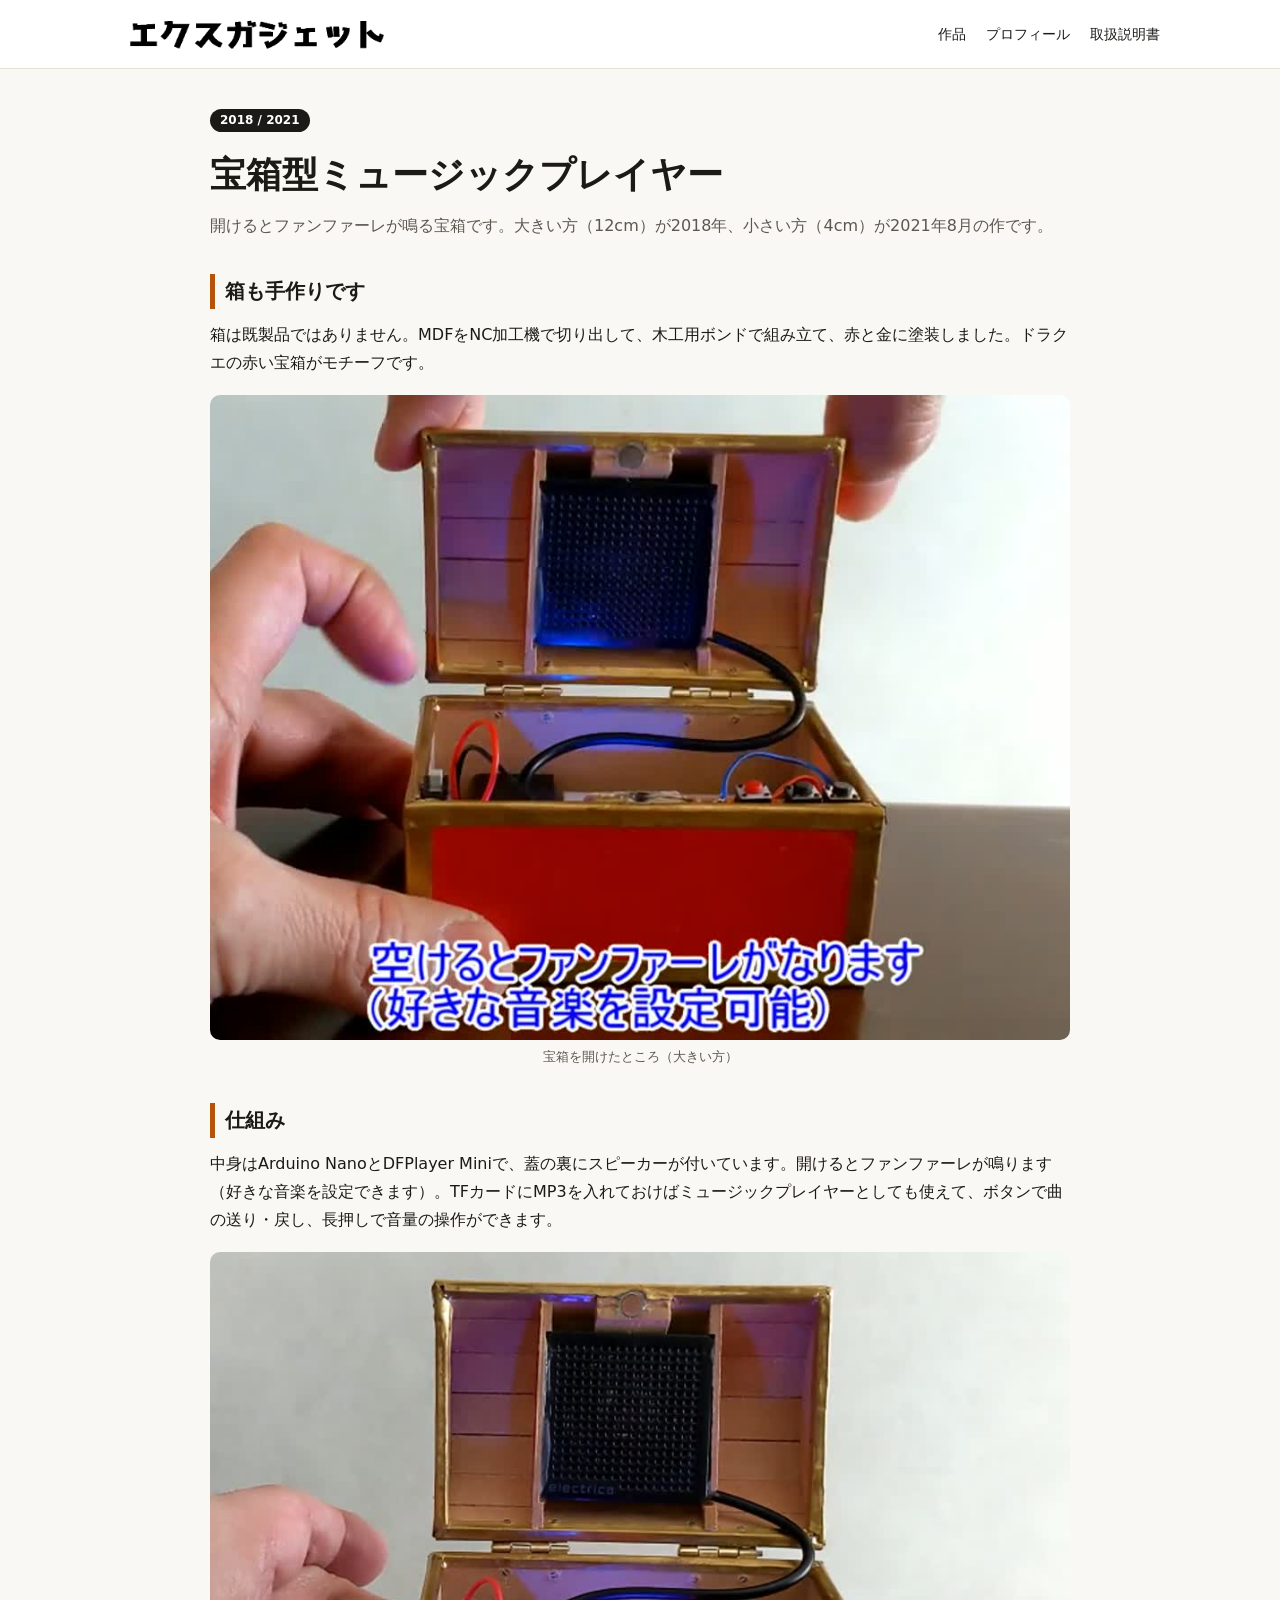
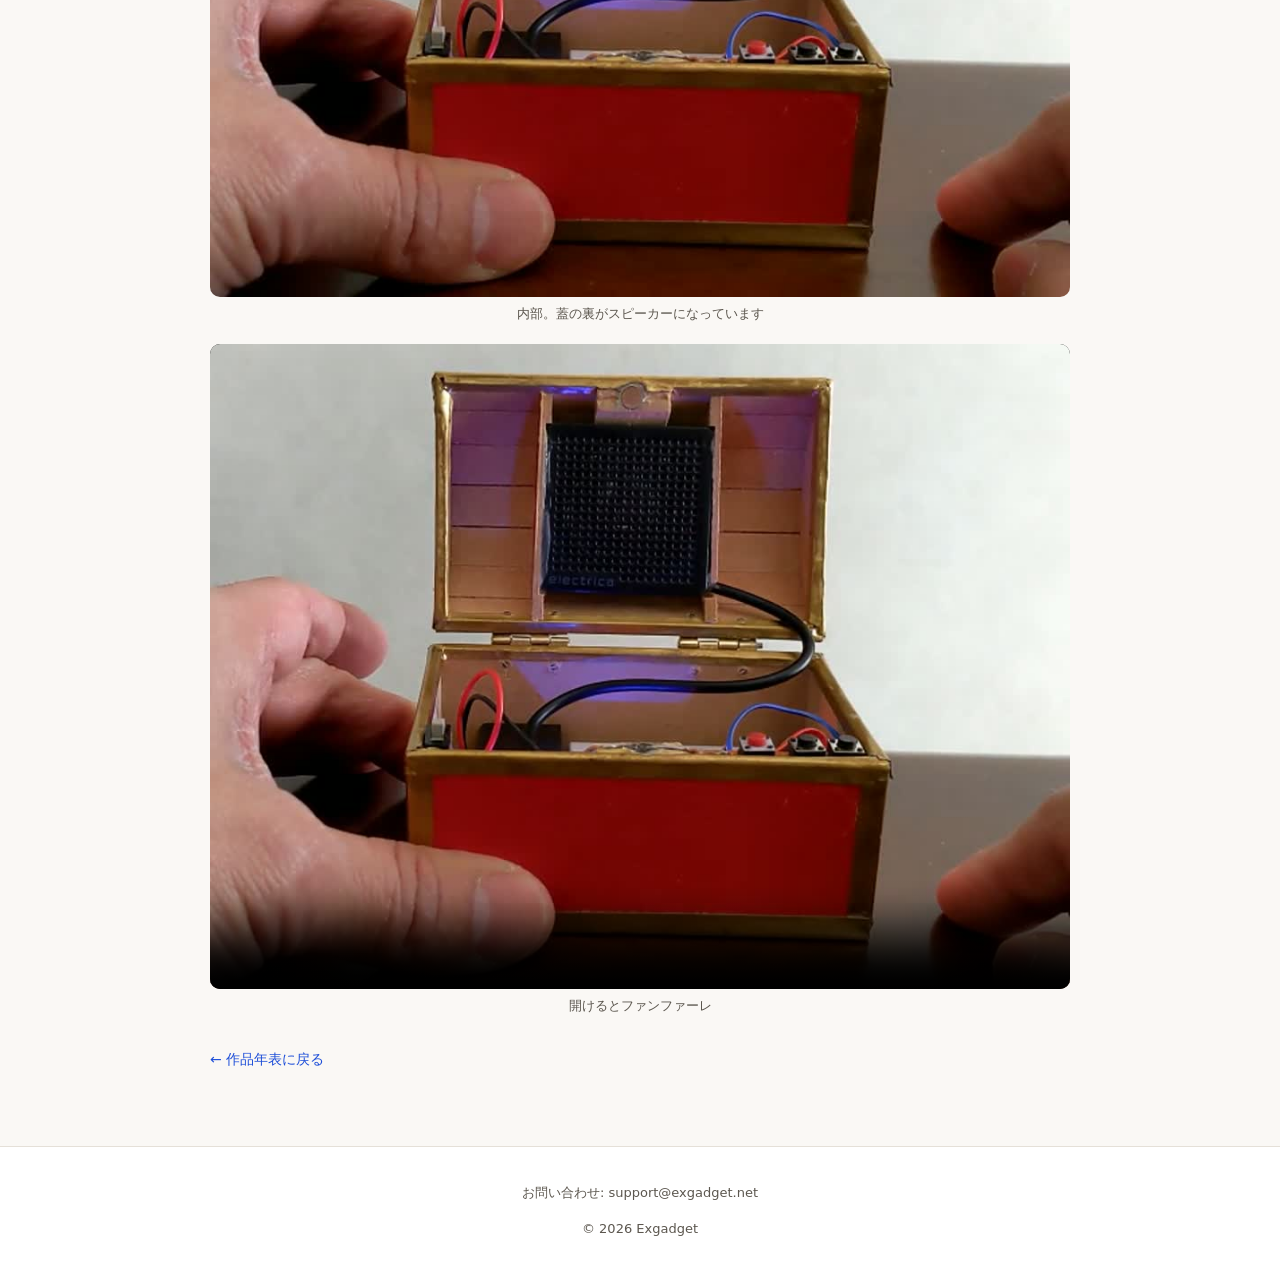
<file: works/takarabako.html>
<!DOCTYPE html>
<html lang="ja">
<head>
<meta charset="utf-8">
<meta name="viewport" content="width=device-width, initial-scale=1">
<title>宝箱型ミュージックプレイヤー | エクスガジェット</title>
<link rel="stylesheet" href="../style.css">
</head>
<body>
<header class="site"><div class="wrap">
<a href="../index.html"><img src="../assets/img/logo.png" alt="エクスガジェット"></a>
<nav><a href="../index.html#works">作品</a><a href="../index.html#profile">プロフィール</a><a href="../manuals/index.html">取扱説明書</a></nav>
</div></header>

<main><article>
<span class="year">2018 / 2021</span>
<h1>宝箱型ミュージックプレイヤー</h1>
<p class="lead">開けるとファンファーレが鳴る宝箱です。大きい方（12cm）が2018年、小さい方（4cm）が2021年8月の作です。</p>

<h2>箱も手作りです</h2>
<p>箱は既製品ではありません。MDFをNC加工機で切り出して、木工用ボンドで組み立て、赤と金に塗装しました。ドラクエの赤い宝箱がモチーフです。</p>
<figure><img src="../assets/img/chest-a.jpg" alt="宝箱を開けたところ（大きい方）"><figcaption>宝箱を開けたところ（大きい方）</figcaption></figure>
<h2>仕組み</h2>
<p>中身はArduino NanoとDFPlayer Miniで、蓋の裏にスピーカーが付いています。開けるとファンファーレが鳴ります（好きな音楽を設定できます）。TFカードにMP3を入れておけばミュージックプレイヤーとしても使えて、ボタンで曲の送り・戻し、長押しで音量の操作ができます。</p>
<figure><img src="../assets/img/chest-b.jpg" alt="内部。蓋の裏がスピーカーになっています"><figcaption>内部。蓋の裏がスピーカーになっています</figcaption></figure>
<figure><video controls preload="metadata" playsinline poster="../assets/img/chest-b.jpg" src="../assets/video/chest.mp4"></video><figcaption>開けるとファンファーレ</figcaption></figure>

<p class="back"><a href="../index.html#works">← 作品年表に戻る</a></p>
</article></main>

<footer class="site">
<p>お問い合わせ: support@exgadget.net</p>
<p>© 2026 Exgadget</p>
</footer>
</body>
</html>
</file>
<file: style.css>
:root{--ink:#1c1a17;--sub:#5c574f;--line:#e5e0d8;--bg:#faf8f5;--card:#fff;--accent:#1d4ed8;--gold:#b45309}
*{box-sizing:border-box}
body{margin:0;font-family:"Hiragino Kaku Gothic ProN","Hiragino Sans","Noto Sans JP",system-ui,sans-serif;color:var(--ink);background:var(--bg);line-height:1.75}
a{color:var(--accent);text-decoration:none}
a:hover{text-decoration:underline}
header.site{background:#fff;border-bottom:1px solid var(--line)}
header.site .wrap{max-width:1080px;margin:0 auto;padding:14px 20px;display:flex;align-items:center;gap:18px}
header.site img{height:40px;width:auto;display:block}
header.site nav{margin-left:auto;display:flex;gap:20px;font-size:14px}
header.site nav a{color:var(--ink)}
.hero{background:#fff;border-bottom:1px solid var(--line);text-align:center;padding:56px 20px 48px}
.hero img{width:min(520px,80vw);height:auto}
.hero p.tag{font-size:clamp(18px,3vw,26px);font-weight:700;margin:26px 0 8px}
.hero p.lead{color:var(--sub);max-width:640px;margin:0 auto;font-size:15px}
main{max-width:1080px;margin:0 auto;padding:36px 20px 20px}
h2.sec{font-size:20px;border-left:5px solid var(--gold);padding-left:10px;margin:38px 0 18px}
.grid{display:grid;grid-template-columns:repeat(auto-fill,minmax(300px,1fr));gap:20px}
.card{background:var(--card);border:1px solid var(--line);border-radius:12px;overflow:hidden;display:flex;flex-direction:column}
.card img{width:100%;aspect-ratio:16/10;object-fit:cover;display:block}
.card .body{padding:14px 16px 16px}
.card .year{display:inline-block;background:var(--ink);color:#fff;font-size:12px;font-weight:700;border-radius:999px;padding:1px 10px;margin-bottom:8px}
.card .year.dev{background:var(--gold)}
.card h3{margin:0 0 6px;font-size:17px}
.card h3 a{color:var(--ink)}
.card p{margin:0;color:var(--sub);font-size:14px}
.profile{background:#fff;border:1px solid var(--line);border-radius:12px;padding:20px 22px;font-size:15px}
.profile ul{margin:8px 0;padding-left:20px}
footer.site{border-top:1px solid var(--line);margin-top:48px;padding:22px 20px;text-align:center;color:var(--sub);font-size:13px;background:#fff}
article{max-width:860px;margin:0 auto}
article .year{display:inline-block;background:var(--ink);color:#fff;font-size:12px;font-weight:700;border-radius:999px;padding:1px 10px}
article h1{font-size:clamp(26px,4.5vw,36px);margin:10px 0 6px}
article .lead{color:var(--sub);font-size:16px;margin:0 0 10px}
article h2{font-size:20px;border-left:5px solid var(--gold);padding-left:10px;margin:34px 0 12px}
article p{margin:10px 0}
figure{margin:18px 0}
figure img{width:100%;height:auto;border-radius:10px;display:block}
figure.narrow{max-width:520px;margin-left:auto;margin-right:auto}
figure figcaption{color:var(--sub);font-size:13px;margin-top:6px;text-align:center}
.figrow{display:grid;grid-template-columns:1fr 1fr;gap:14px}
@media(max-width:640px){.figrow{grid-template-columns:1fr}}
video{width:100%;border-radius:10px;display:block;background:#000}
iframe.yt{width:100%;aspect-ratio:16/9;height:auto;border:0;border-radius:10px;display:block;background:#000}
table.spec{border-collapse:collapse;width:100%;margin:14px 0;font-size:14.5px}
table.spec th,table.spec td{border:1px solid var(--line);padding:8px 12px;text-align:left;vertical-align:top}
table.spec th{background:#f3efe8;width:32%;white-space:nowrap}
.makuake{background:#fff8eb;border:1px solid #f0d9a8;border-left:5px solid var(--gold);border-radius:8px;padding:14px 18px;margin:18px 0}
.makuake .mk-title{font-weight:700;font-size:17px;margin:0 0 4px}
.makuake p{margin:4px 0}
.mk-btn{display:inline-block;background:var(--gold);color:#fff;font-weight:700;border-radius:8px;padding:8px 16px;margin-top:6px}
.mk-btn:hover{text-decoration:none;opacity:.9}
.note{background:#fff;border:1px solid var(--line);border-left:5px solid var(--gold);border-radius:8px;padding:12px 16px;margin:18px 0;font-size:14.5px}
.back{margin:30px 0 6px;font-size:14px}
</file>
